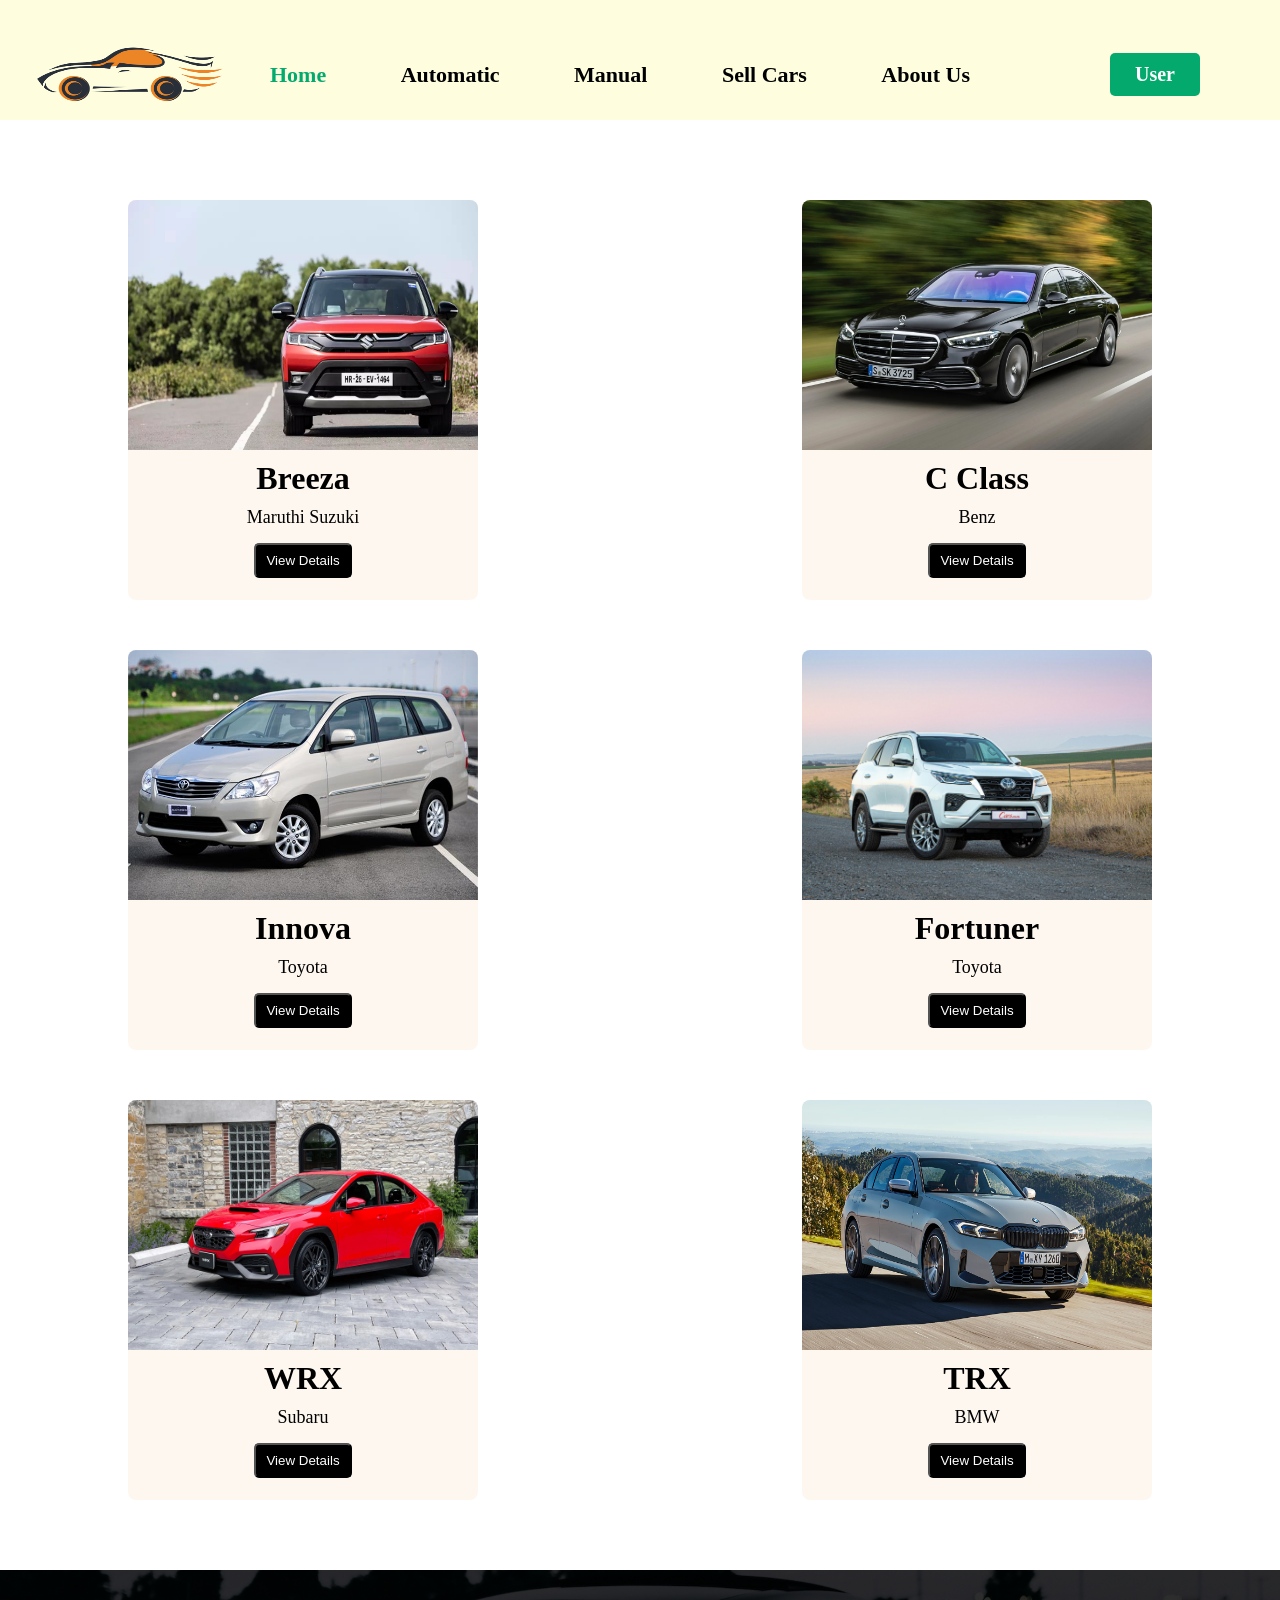
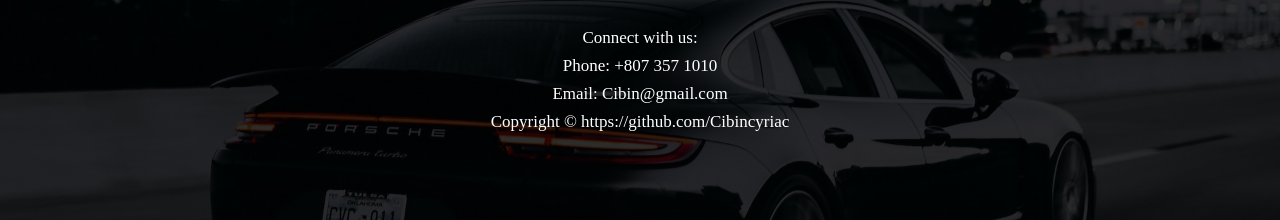
<file: index.html>
<!DOCTYPE html>
<html lang="en">

<head>
  <meta charset="UTF-8">
  <meta http-equiv="X-UA-Compatible" content="IE=edge">
  <meta name="viewport" content="width=device-width, initial-scale=1.0">
  <link rel="stylesheet" href="./style.css">
  <title>Cars | Home</title>
</head>

<body>
  <header>
    <nav>
      <a href="./index.html">
        <img class="logo" src="./images/logo.png" alt="">
      </a>

      <div class="nav-links">
        <a href="./index.html">
          <span class="main-nav">Home</span>
        </a>
        <a href="./automatic.html">
          <span>Automatic</span>
        </a>
        <a href="./manual.html">
          <span>Manual</span>
        </a>
        <a href="./sell.html">
          <span>Sell Cars</span>
        </a>
        <a href="./about.html">
          <span>About Us</span>
        </a>
      </div>
      <div class="dropdown">
        <button class="dropbtn">User</button>
        <div class="dropdown-content">
          <a href="./view_profile.html">View Profile</a>
          <a href="./edit_profile.html">Edit Profile</a>
          <a href="./login.html">LogOut</a>
        </div>
      </div>
    </nav>
  </header>
  <div class="wrapper">
    <div class="cars">
      <div class="car">
        <img src="./images/car1.jpg" alt="">
        <h1>Breeza</h1>
        <p>Maruthi Suzuki</p>
        <a href="./car1.html">
          <button class="button button5">View Details</button>
        </a>
      </div>
    </div>
    <div class="cars">
      <div class="car">
        <img src="./images/car2.jpg" alt="">
        <h1>C Class</h1>
        <p>Benz</p>
        <a href="./car2.html">
          <button class="button button5">View Details</button>
        </a>
      </div>
    </div>
    <div class="cars">
      <div class="car">
        <img src="./images/car3.jpg" alt="">
        <h1>Innova</h1>
        <p>Toyota</p>
        <a href="./car3.html">
          <button class="button button5">View Details</button>
        </a>
      </div>
    </div>
    <div class="cars">
      <div class="car">
        <img src="./images/car4.jpg" alt="">
        <h1>Fortuner</h1>
        <p>Toyota</p>
        <a href="./car4.html">
          <button class="button button5">View Details</button>
        </a>
      </div>
    </div>
    <div class="cars">
      <div class="car">
        <img src="./images/car5.jpg" alt="">
        <h1>WRX</h1>
        <p>Subaru</p>
        <a href="./car5.html">
          <button class="button button5">View Details</button>
        </a>
      </div>
    </div>
    <div class="cars">
      <div class="car">
        <img src="./images/car6.jpg" alt="">
        <h1>TRX</h1>
        <p>BMW</p>
        <a href="./car6.html">
          <button class="button button5">View Details</button>
        </a>
      </div>
    </div>
  </div>
  <footer>
    <div class="footer-background">
      <span>Connect with us:
      </span>
      <span>Phone: +807 357 1010</span>
      <span>Email: Cibin@gmail.com</span>
      <span>
        Copyright &copy; https://github.com/Cibincyriac
      </span>
    </div>
  </footer>
</body>

</html>
</file>
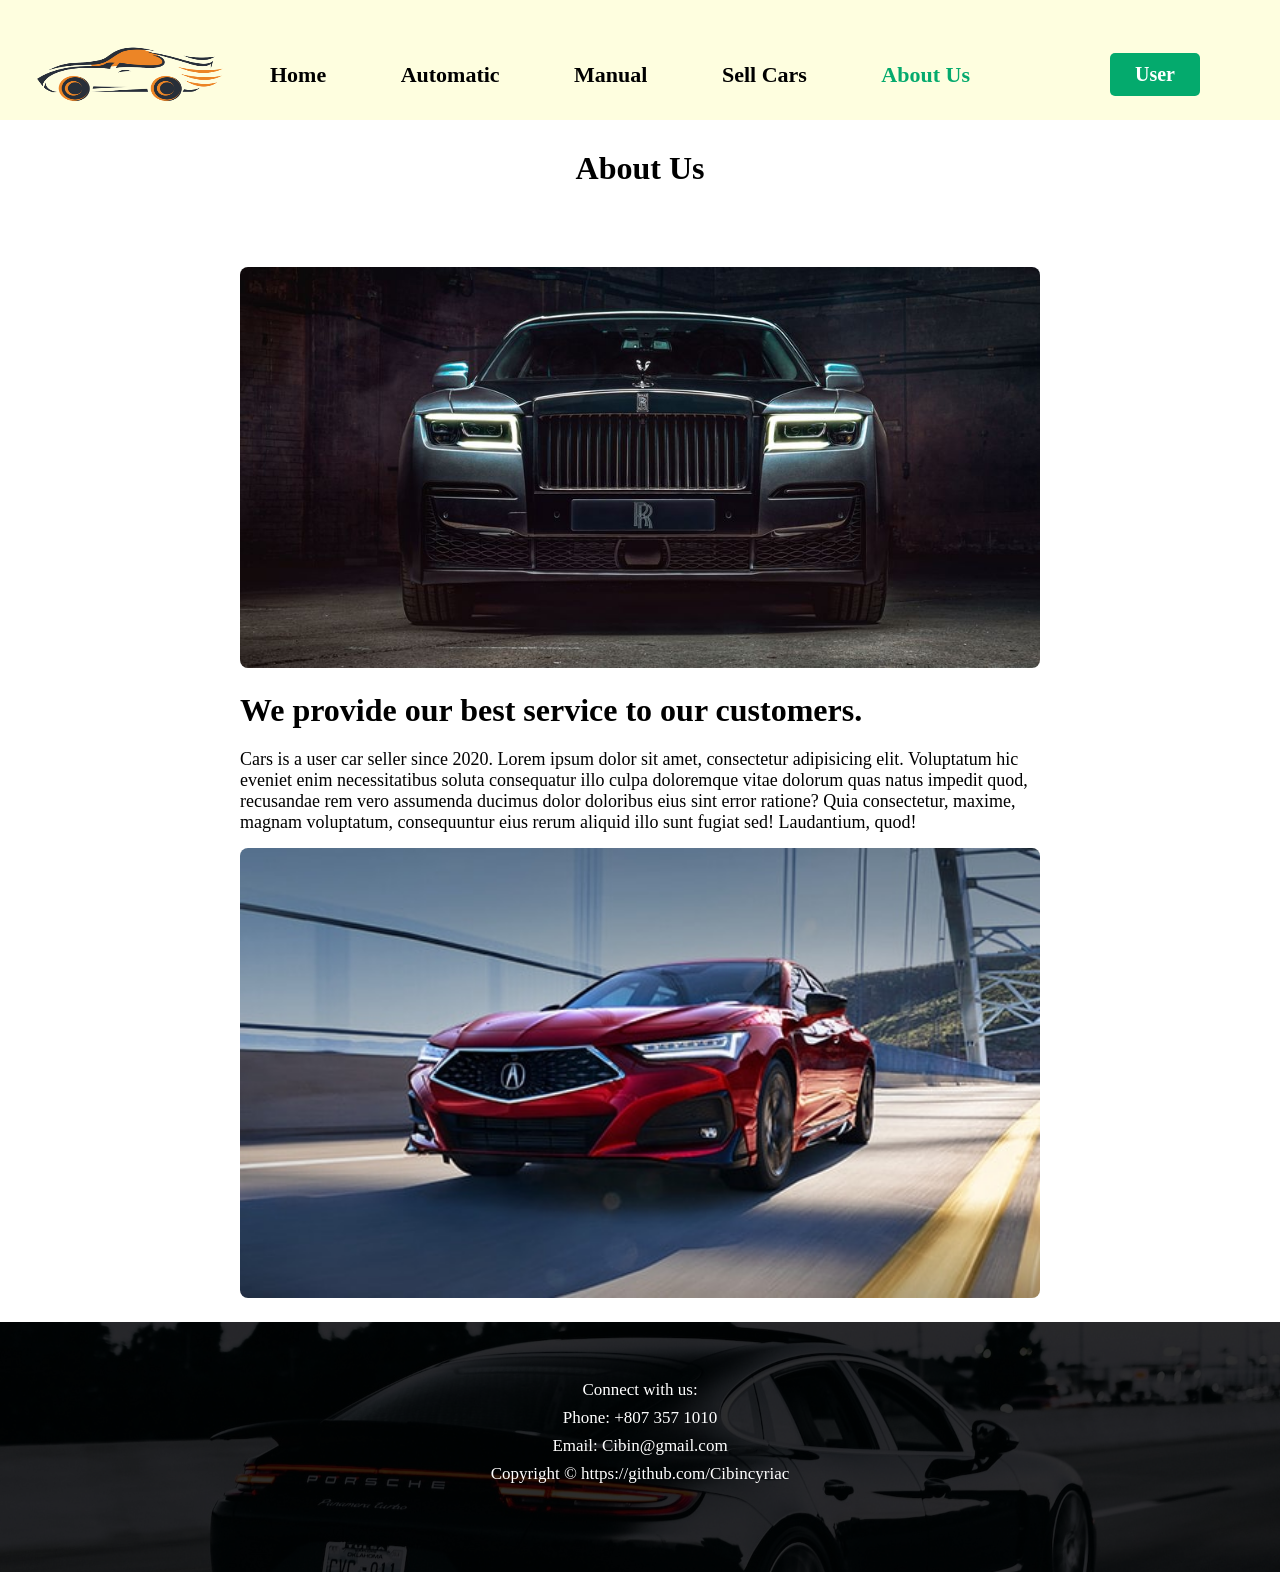
<file: about.html>
<!DOCTYPE html>
<html lang="en">

<head>
    <meta charset="UTF-8">
    <meta http-equiv="X-UA-Compatible" content="IE=edge">
    <meta name="viewport" content="width=device-width, initial-scale=1.0">
    <link rel="stylesheet" href="./style.css">
    <title>About Us | Home</title>
</head>

<body>
    <header>
        <nav>
            <a href="./index.html">
                <img class="logo" src="./images/logo.png" alt="">
            </a>
            <div class="nav-links">
                <a href="./index.html">
                    <span>Home</span>
                </a>
                <a href="./automatic.html">
                    <span>Automatic</span>
                </a>
                <a href="./manual.html">
                    <span>Manual</span>
                </a>
                <a href="./sell.html">
                    <span>Sell Cars</span>
                </a>
                <a href="./about.html">
                    <span class="main-nav">About Us</span>
                </a>
            </div>
            <div class="dropdown">
                <button class="dropbtn">User</button>
                <div class="dropdown-content">
                        <a href="./view_profile.html">View Profile</a>
                        <a href="./edit_profile.html">Edit Profile</a>
                        <a href="./login.html">LogOut</a>
                </div>
            </div>
        </nav>
    </header>
    <div class="heading">
        <h1>About Us</h1>
    </div>


    <div class="wrapper">
        <div class="car-details">
            <img src="./images/about-img.jpeg" alt="" class="car-img">
            <div class="details">
                <h1>We provide our best service to our customers.</h1>
                <span class="about-span">Cars is a user car seller since 2020. Lorem ipsum dolor sit amet, consectetur
                    adipisicing elit.
                    Voluptatum hic eveniet enim necessitatibus soluta consequatur illo culpa doloremque vitae dolorum
                    quas natus impedit quod, recusandae rem vero assumenda ducimus dolor doloribus eius sint error
                    ratione? Quia consectetur, maxime, magnam voluptatum, consequuntur eius rerum aliquid illo sunt
                    fugiat sed! Laudantium, quod!</span>

            </div>
            <img src="./images/about-img2.jpeg" alt="" class="car-img">
            <!-- <img src="./images/about-img3.webp" alt="" class="car-img"> -->
        </div>
    </div>
    <footer>
        <div class="footer-background">
            <span>Connect with us:
            </span>
            <span>Phone: +807 357 1010</span>
            <span>Email: Cibin@gmail.com</span>
            <span>
                Copyright &copy; https://github.com/Cibincyriac
            </span>
        </div>
    </footer>
</body>

</html>
</file>
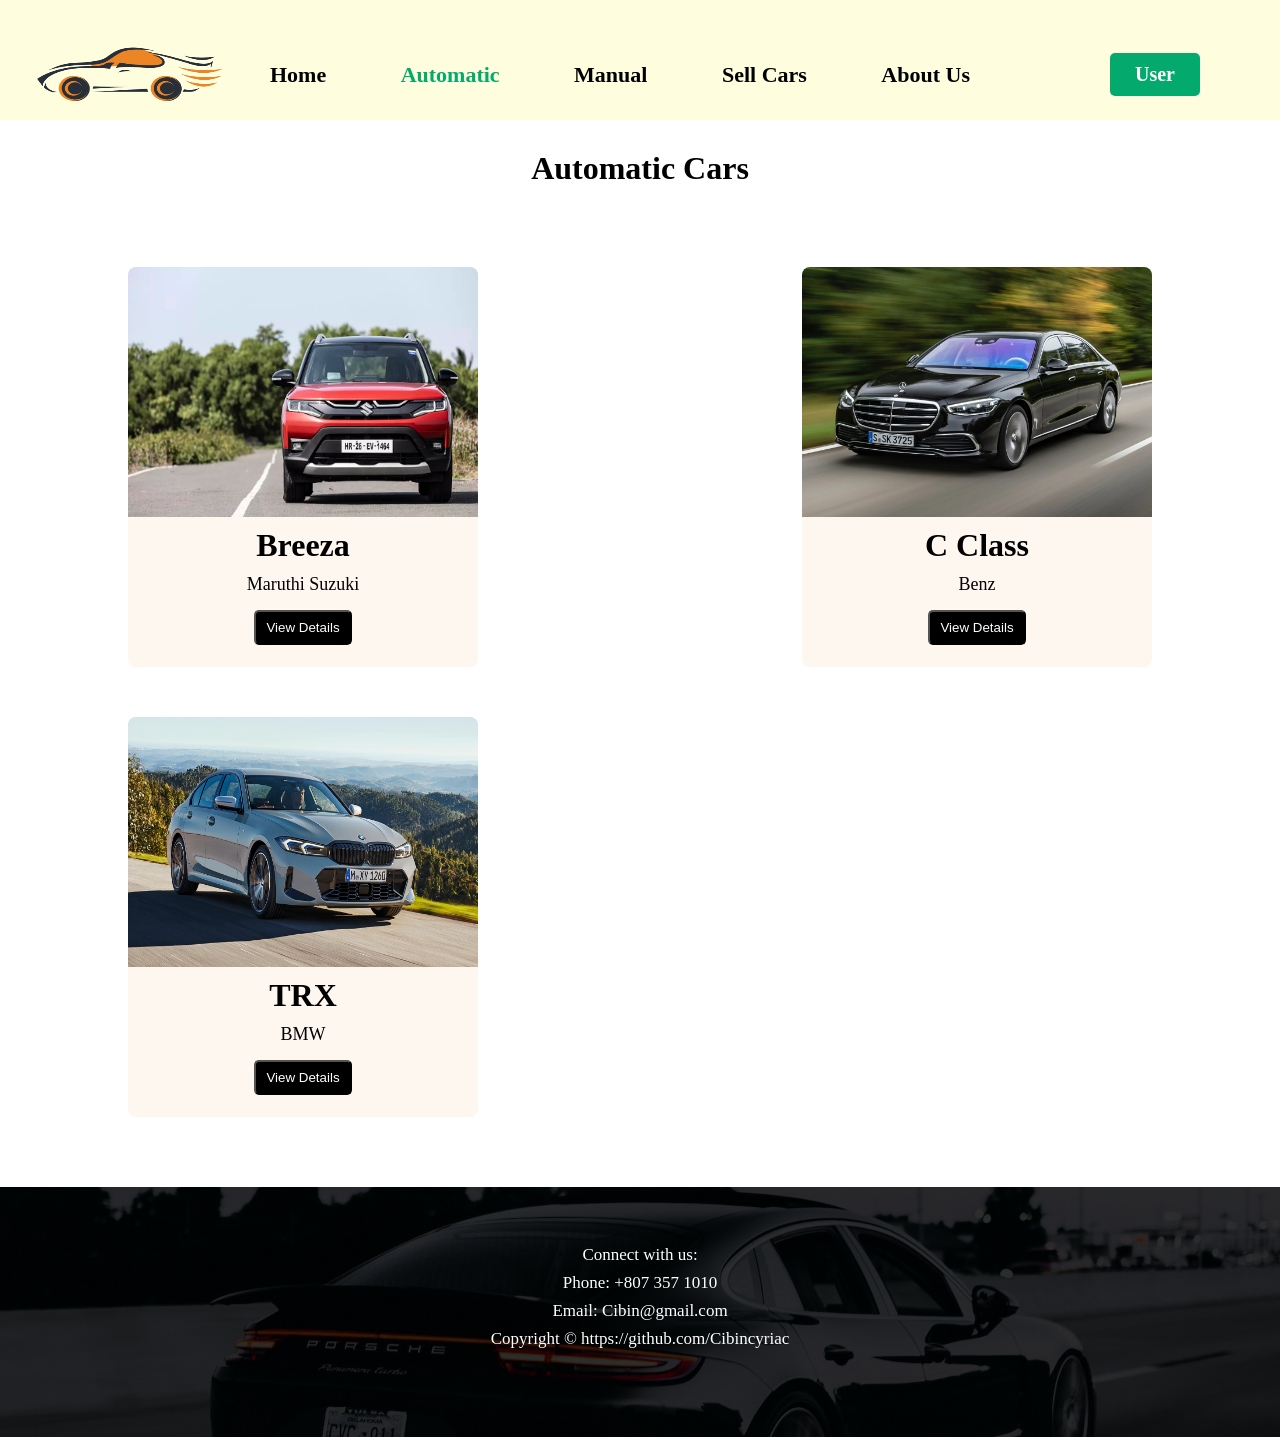
<file: automatic.html>
<!DOCTYPE html>
<html lang="en">

<head>
    <meta charset="UTF-8">
    <meta http-equiv="X-UA-Compatible" content="IE=edge">
    <meta name="viewport" content="width=device-width, initial-scale=1.0">
    <link rel="stylesheet" href="./style.css">
    <title>Automatic cars | Home</title>
</head>

<body>
    <header>
        <nav>
            <a href="./index.html">
                <img class="logo" src="./images/logo.png" alt="">
            </a>
            <div class="nav-links">
                <a href="./index.html">
                    <span>Home</span>
                </a>
                <a href="./automatic.html">
                    <span class="main-nav">Automatic</span>
                </a>
                <a href="./manual.html">
                    <span>Manual</span>
                </a>
                <a href="./sell.html">
                    <span>Sell Cars</span>
                </a>
                <a href="./about.html">
                    <span>About Us</span>
                </a>
            </div>
            <div class="dropdown">
                <button class="dropbtn">User</button>
                <div class="dropdown-content">
              <a href="./view_profile.html">View Profile</a>
              <a href="./edit_profile.html">Edit Profile</a>
              <a href="./login.html">LogOut</a>
                </div>
            </div>
        </nav>
    </header>
    <div class="heading">
        <h1>Automatic Cars</h1>
    </div>

    <div class="wrapper">
        <div class="cars">
            <div class="car">
                <img src="./images/car1.jpg" alt="">
                <h1>Breeza</h1>
                <p>Maruthi Suzuki</p>
                <a href="./car1.html">
                    <button class="button button5">View Details</button>
                </a>
            </div>
        </div>
        <div class="cars">
            <div class="car">
                <img src="./images/car2.jpg" alt="">
                <h1>C Class</h1>
                <p>Benz</p>
                <a href="./car2.html">
                    <button class="button button5">View Details</button>
                </a>
            </div>
        </div>
        <div class="cars">
            <div class="car">
                <img src="./images/car6.jpg" alt="">
                <h1>TRX</h1>
                <p>BMW</p>
                <a href="./car6.html">
                    <button class="button button5">View Details</button>
                </a>
            </div>
        </div>
    </div>
    <footer>
        <div class="footer-background">
            <span>Connect with us:
            </span>
            <span>Phone: +807 357 1010</span>
            <span>Email: Cibin@gmail.com</span>
            <span>
                Copyright &copy; https://github.com/Cibincyriac
            </span>
        </div>
    </footer>
</body>

</html>
</file>
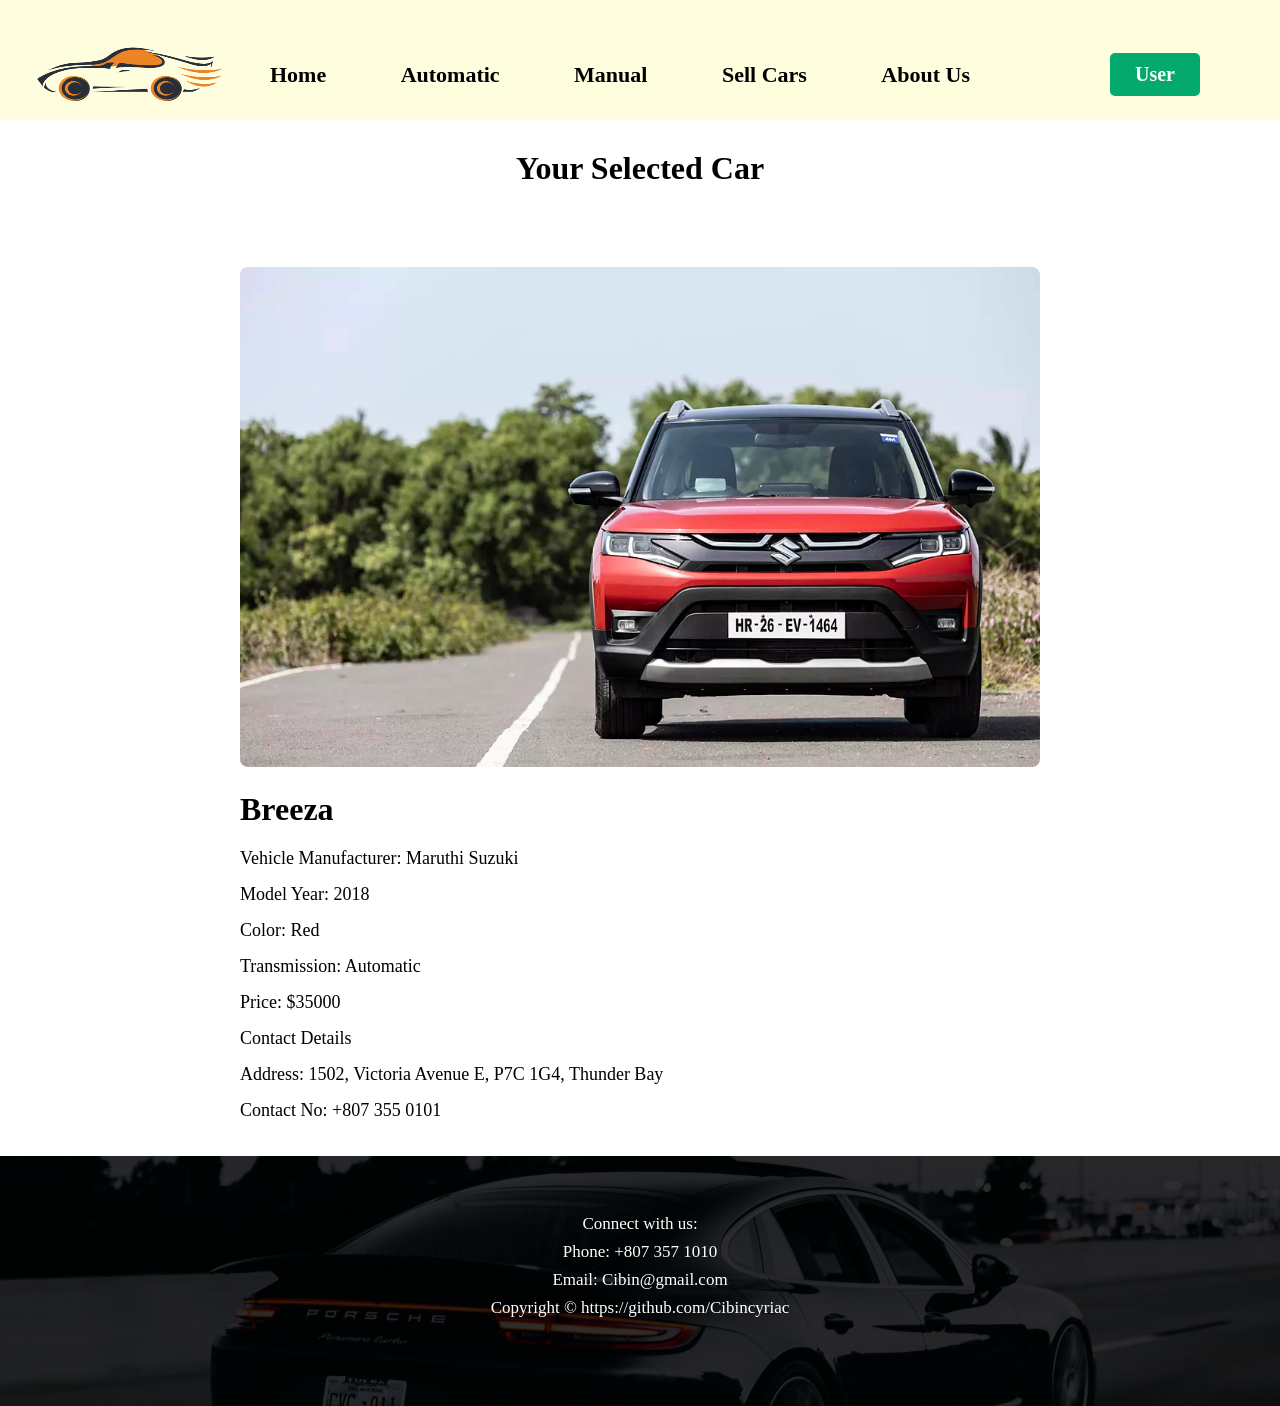
<file: car1.html>
<!DOCTYPE html>
<html lang="en">

<head>
    <meta charset="UTF-8">
    <meta http-equiv="X-UA-Compatible" content="IE=edge">
    <meta name="viewport" content="width=device-width, initial-scale=1.0">
    <link rel="stylesheet" href="./style.css">
    <title>Used Car | Home</title>
</head>

<body>
    <header>
        <nav>
            <a href="./index.html">
                <img class="logo" src="./images/logo.png" alt="">
            </a>
            <div class="nav-links">
                <a href="./index.html">
                    <span>Home</span>
                </a>
                <a href="./automatic.html">
                    <span>Automatic</span>
                </a>
                <a href="./manual.html">
                    <span>Manual</span>
                </a>
                <a href="./sell.html">
                    <span>Sell Cars</span>
                </a>
                <a href="./about.html">
                    <span>About Us</span>
                </a>
            </div>
            <div class="dropdown">
                <button class="dropbtn">User</button>
                <div class="dropdown-content">
			<a href="./view_profile.html">View Profile</a>
            <a href="./edit_profile.html">Edit Profile</a>
            <a href="./login.html">LogOut</a>
                </div>
            </div>
        </nav>
    </header>
    <div class="heading">
        <h1>Your Selected Car</h1>
    </div>

    <div class="wrapper">
        <div class="car-details">
            <img src="./images/car1.jpg" alt="" class="car-img">
            <div class="details">
                <h1>Breeza</h1>
                <span>Vehicle Manufacturer: Maruthi Suzuki</span>
                <span>Model Year: 2018</span>
                <span>Color: Red</span>
                <span>Transmission: Automatic</span>
                <span>Price: $35000</span>
                <span class="contact-head">Contact Details</span>
                <span>Address: 1502, Victoria Avenue E, P7C 1G4, Thunder Bay</span>
                <span>Contact No: +807 355 0101</span>
            </div>
        </div>

    </div>
    <footer>
        <div class="footer-background">
            <span>Connect with us:
            </span>
            <span>Phone: +807 357 1010</span>
            <span>Email: Cibin@gmail.com</span>
            <span>
                Copyright &copy; https://github.com/Cibincyriac
            </span>
        </div>
    </footer>
</body>

</html>
</file>
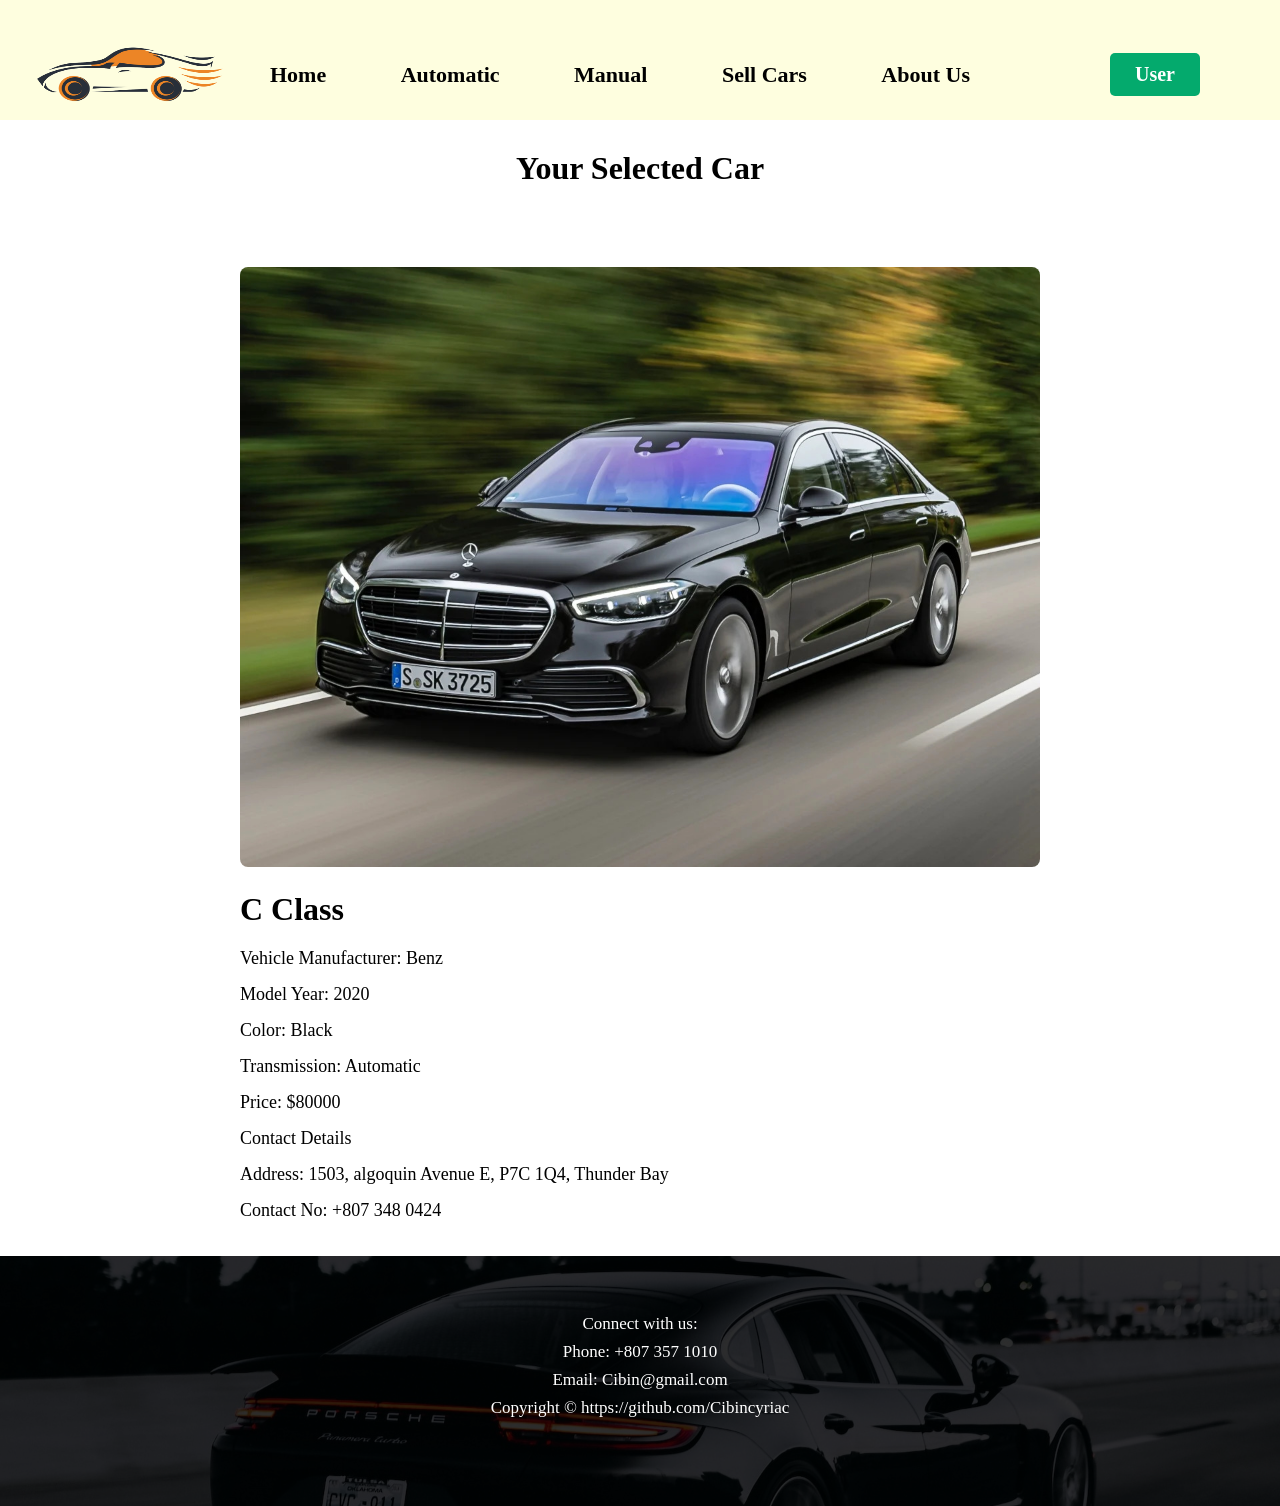
<file: car2.html>
<!DOCTYPE html>
<html lang="en">

<head>
    <meta charset="UTF-8">
    <meta http-equiv="X-UA-Compatible" content="IE=edge">
    <meta name="viewport" content="width=device-width, initial-scale=1.0">
    <link rel="stylesheet" href="./style.css">
    <title>Used Car | Home</title>
</head>

<body>
    <header>
        <nav>
            <a href="./index.html">
                <img class="logo" src="./images/logo.png" alt="">
            </a>
            <div class="nav-links">
                <a href="./index.html">
                    <span>Home</span>
                </a>
                <a href="./automatic.html">
                    <span>Automatic</span>
                </a>
                <a href="./manual.html">
                    <span>Manual</span>
                </a>
                <a href="./sell.html">
                    <span>Sell Cars</span>
                </a>
                <a href="./about.html">
                    <span>About Us</span>
                </a>
            </div>
            <div class="dropdown">
                <button class="dropbtn">User</button>
                <div class="dropdown-content">
                     <a href="./view_profile.html">View Profile</a>
                     <a href="./edit_profile.html">Edit Profile</a>
                     <a href="./login.html">LogOut</a>
                </div>
            </div>
        </nav>
    </header>
    <div class="heading">
        <h1>Your Selected Car</h1>
    </div>

    <div class="wrapper">
        <div class="car-details">
            <img src="./images/car2.jpg" alt="" class="car-img">
            <div class="details">
                <h1>C Class</h1>
                <span>Vehicle Manufacturer: Benz</span>
                <span>Model Year: 2020</span>
                <span>Color: Black</span>
                <span>Transmission: Automatic</span>
                <span>Price: $80000</span>
                <span class="contact-head">Contact Details</span>
                <span>Address: 1503, algoquin Avenue E, P7C 1Q4, Thunder Bay</span>
                <span>Contact No: +807 348 0424</span>
            </div>
        </div>

    </div>
    <footer>
        <div class="footer-background">
            <span>Connect with us:
            </span>
            <span>Phone: +807 357 1010</span>
            <span>Email: Cibin@gmail.com</span>
            <span>
                Copyright &copy; https://github.com/Cibincyriac
            </span>
        </div>
    </footer>
</body>

</html>
</file>
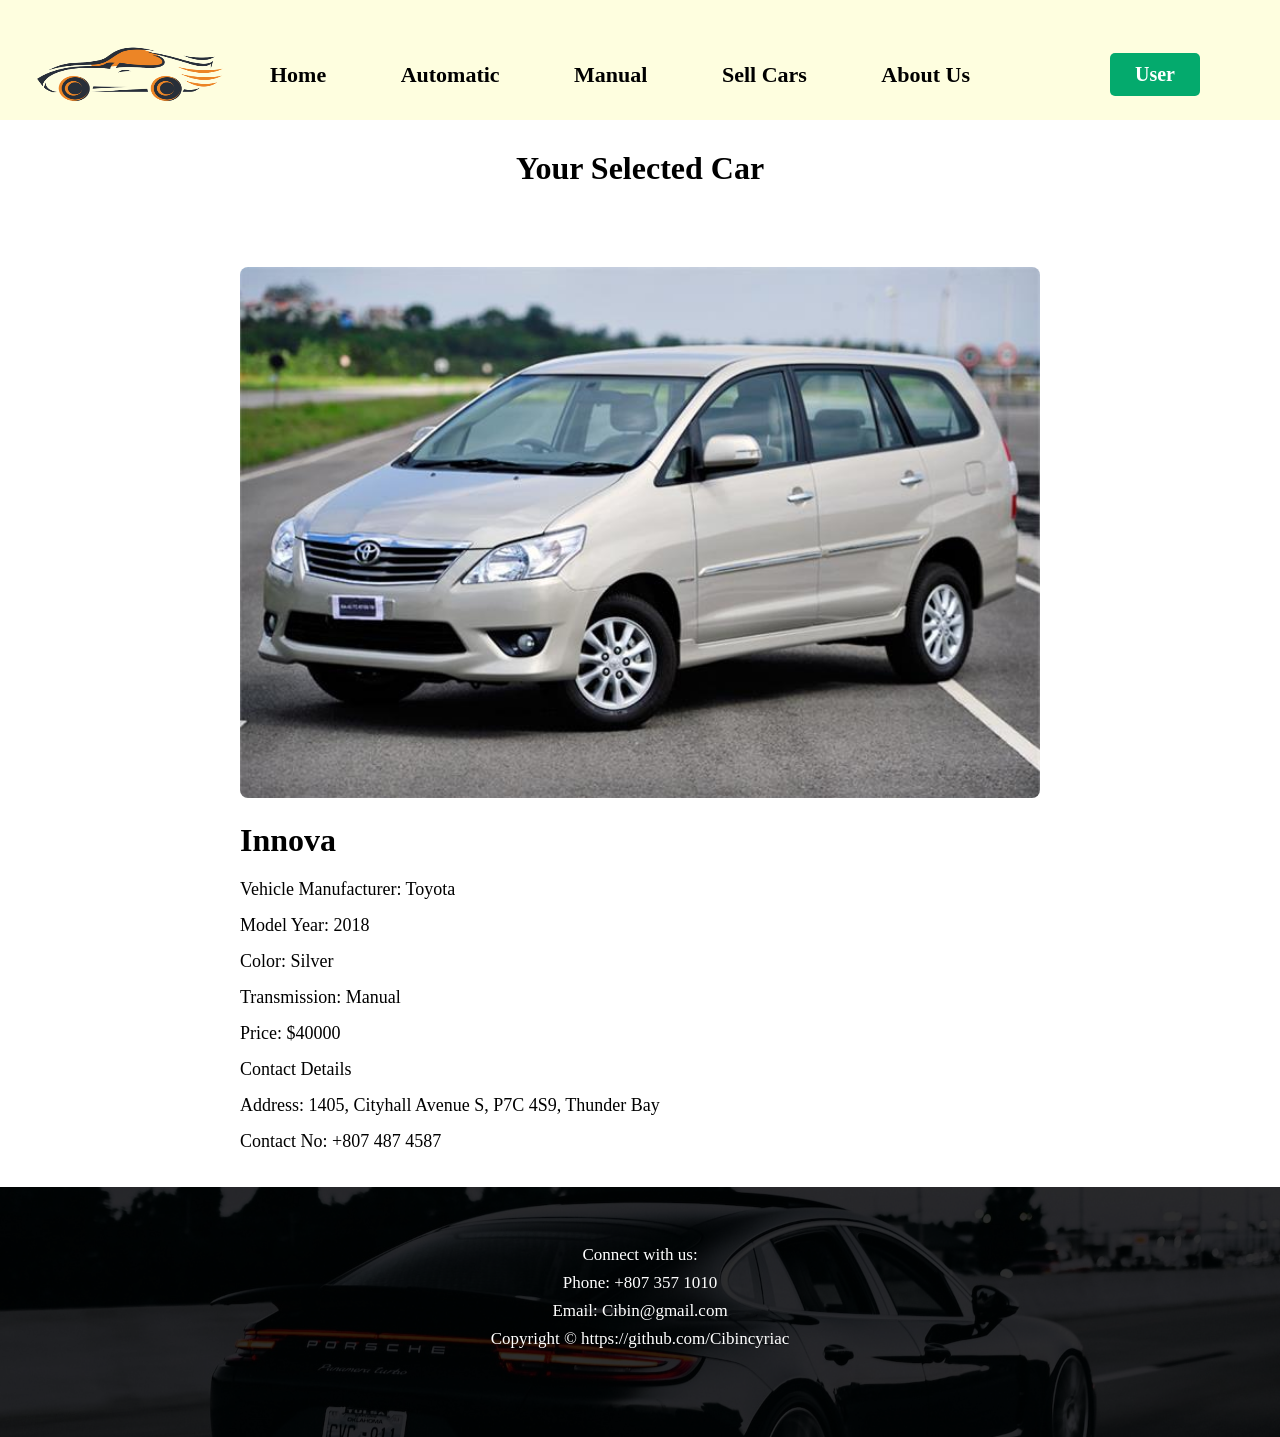
<file: car3.html>
<!DOCTYPE html>
<html lang="en">

<head>
    <meta charset="UTF-8">
    <meta http-equiv="X-UA-Compatible" content="IE=edge">
    <meta name="viewport" content="width=device-width, initial-scale=1.0">
    <link rel="stylesheet" href="./style.css">
    <title>Used Car | Home</title>
</head>

<body>
    <header>
        <nav>
            <a href="./index.html">
                <img class="logo" src="./images/logo.png" alt="">
            </a>
            <div class="nav-links">
                <a href="./index.html">
                    <span>Home</span>
                </a>
                <a href="./automatic.html">
                    <span>Automatic</span>
                </a>
                <a href="./manual.html">
                    <span>Manual</span>
                </a>
                <a href="./sell.html">
                    <span>Sell Cars</span>
                </a>
                <a href="./about.html">
                    <span>About Us</span>
                </a>
            </div>
            <div class="dropdown">
                <button class="dropbtn">User</button>
                <div class="dropdown-content">
                        <a href="./view_profile.html">View Profile</a>
						<a href="./edit_profile.html">Edit Profile</a>
						<a href="./login.html">LogOut</a>
                </div>
            </div>
        </nav>
    </header>
    <div class="heading">
        <h1>Your Selected Car</h1>
    </div>

    <div class="wrapper">
        <div class="car-details">
            <img src="./images/car3.jpg" alt="" class="car-img">
            <div class="details">
                <h1>Innova</h1>
                <span>Vehicle Manufacturer: Toyota</span>
                <span>Model Year: 2018</span>
                <span>Color: Silver</span>
                <span>Transmission: Manual</span>
                <span>Price: $40000</span>
                <span class="contact-head">Contact Details</span>
                <span>Address: 1405, Cityhall Avenue S, P7C 4S9, Thunder Bay</span>
                <span>Contact No: +807 487 4587</span>
            </div>
        </div>

    </div>
    <footer>
        <div class="footer-background">
            <span>Connect with us:
            </span>
            <span>Phone: +807 357 1010</span>
            <span>Email: Cibin@gmail.com</span>
            <span>
                Copyright &copy; https://github.com/Cibincyriac
            </span>
        </div>
    </footer>
</body>

</html>
</file>
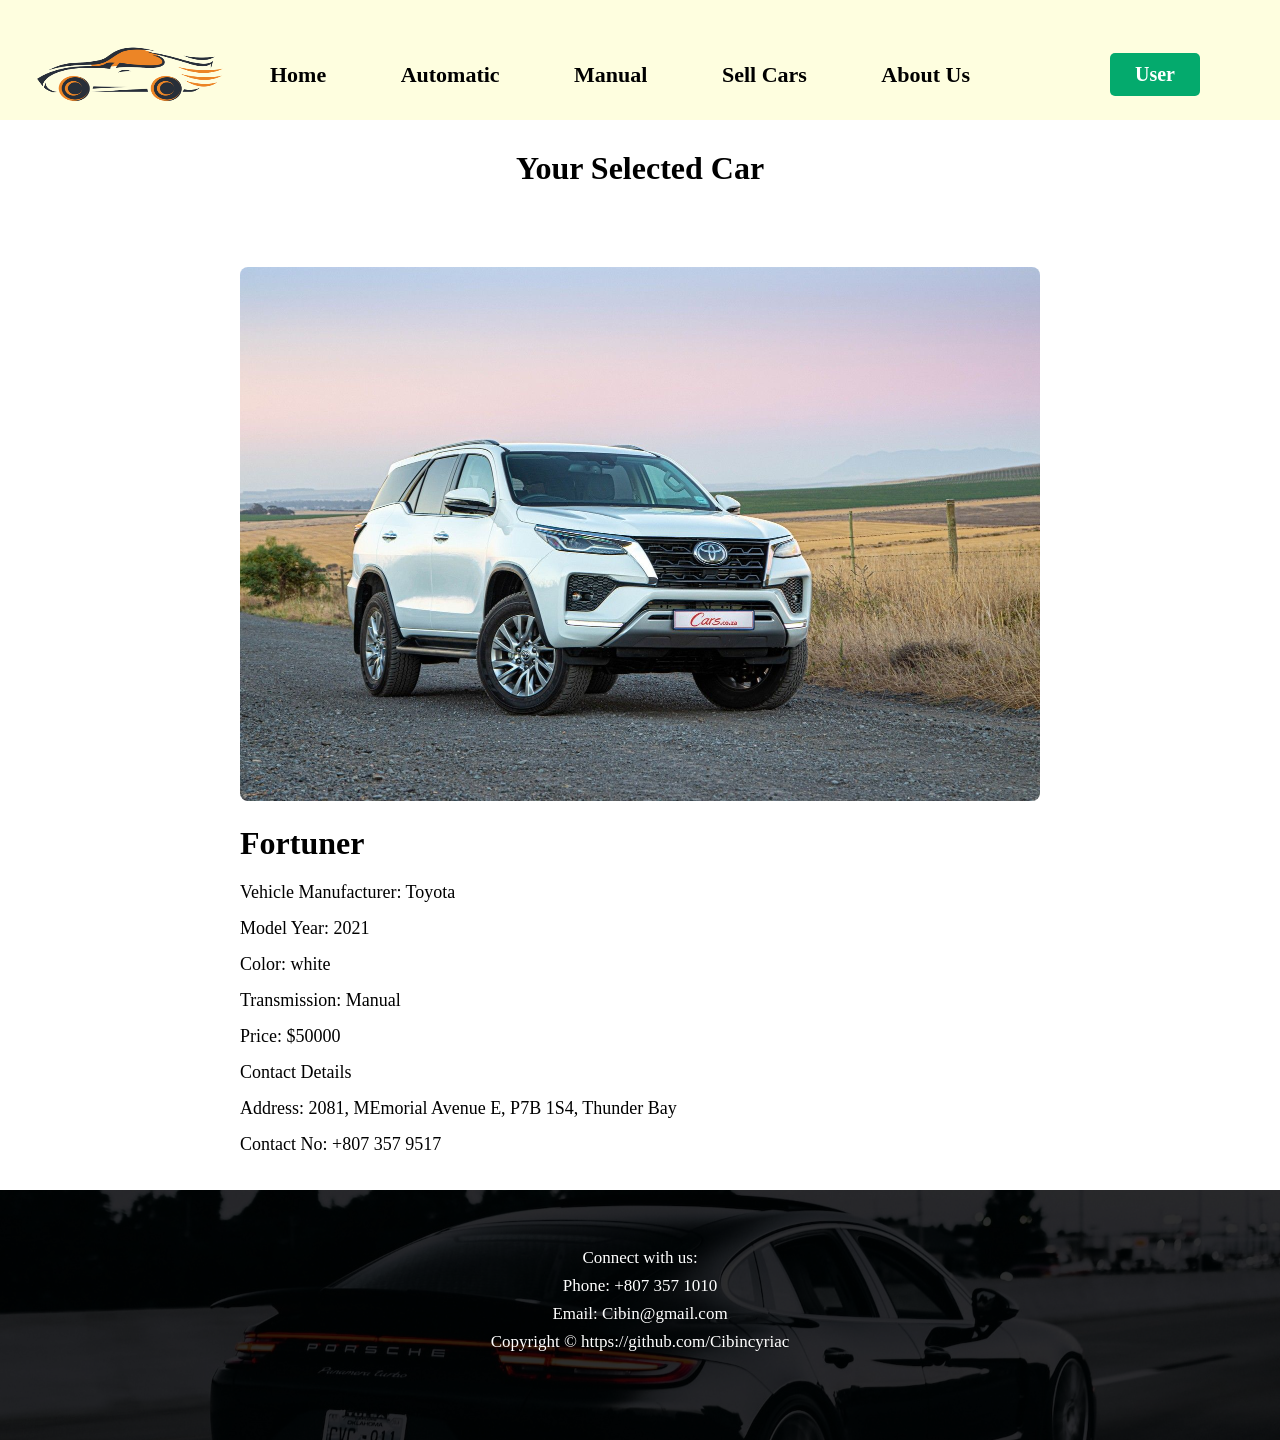
<file: car4.html>
<!DOCTYPE html>
<html lang="en">

<head>
    <meta charset="UTF-8">
    <meta http-equiv="X-UA-Compatible" content="IE=edge">
    <meta name="viewport" content="width=device-width, initial-scale=1.0">
    <link rel="stylesheet" href="./style.css">
    <title>Used Car | Home</title>
</head>

<body>
    <header>
        <nav>
            <a href="./index.html">
                <img class="logo" src="./images/logo.png" alt="">
            </a>
            <div class="nav-links">
                <a href="./index.html">
                    <span>Home</span>
                </a>
                <a href="./automatic.html">
                    <span>Automatic</span>
                </a>
                <a href="./manual.html">
                    <span>Manual</span>
                </a>
                <a href="./sell.html">
                    <span>Sell Cars</span>
                </a>
                <a href="./about.html">
                    <span>About Us</span>
                </a>
            </div>
            <div class="dropdown">
                <button class="dropbtn">User</button>
                <div class="dropdown-content">
                        <a href="./view_profile.html">View Profile</a>
						<a href="./edit_profile.html">Edit Profile</a>
						<a href="./login.html">LogOut</a>
                </div>
            </div>
        </nav>
    </header>
    <div class="heading">
        <h1>Your Selected Car</h1>
    </div>

    <div class="wrapper">
        <div class="car-details">
            <img src="./images/car4.jpg" alt="" class="car-img">
            <div class="details">
                <h1>Fortuner</h1>
                <span>Vehicle Manufacturer: Toyota</span>
                <span>Model Year: 2021</span>
                <span>Color: white</span>
                <span>Transmission: Manual</span>
                <span>Price: $50000</span>
                <span class="contact-head">Contact Details</span>
                <span>Address: 2081, MEmorial Avenue E, P7B 1S4, Thunder Bay</span>
                <span>Contact No: +807 357 9517</span>
            </div>
        </div>

    </div>
    <footer>
        <div class="footer-background">
            <span>Connect with us:
            </span>
            <span>Phone: +807 357 1010</span>
            <span>Email: Cibin@gmail.com</span>
            <span>
                Copyright &copy; https://github.com/Cibincyriac
            </span>
        </div>
    </footer>
</body>

</html>
</file>
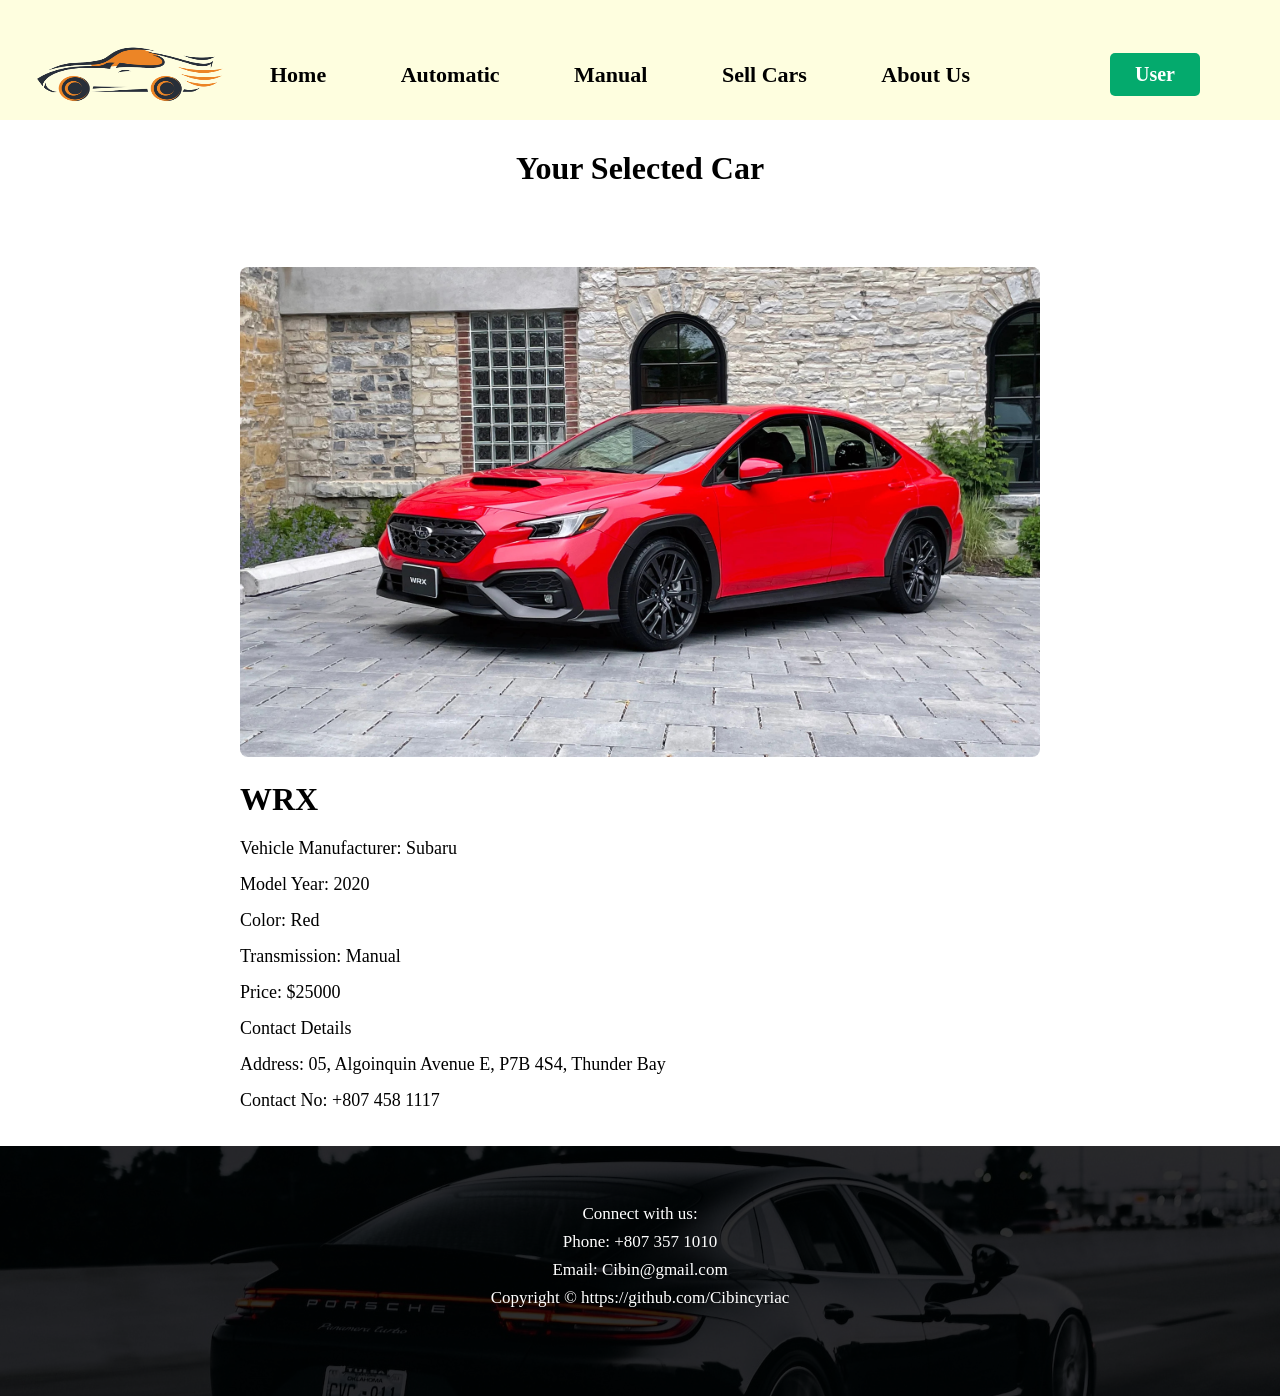
<file: car5.html>
<!DOCTYPE html>
<html lang="en">

<head>
    <meta charset="UTF-8">
    <meta http-equiv="X-UA-Compatible" content="IE=edge">
    <meta name="viewport" content="width=device-width, initial-scale=1.0">
    <link rel="stylesheet" href="./style.css">
    <title>Used Car | Home</title>
</head>

<body>
    <header>
        <nav>
            <a href="./index.html">
                <img class="logo" src="./images/logo.png" alt="">
            </a>
            <div class="nav-links">
                <a href="./index.html">
                    <span>Home</span>
                </a>
                <a href="./automatic.html">
                    <span>Automatic</span>
                </a>
                <a href="./manual.html">
                    <span>Manual</span>
                </a>
                <a href="./sell.html">
                    <span>Sell Cars</span>
                </a>
                <a href="./about.html">
                    <span>About Us</span>
                </a>
            </div>
            <div class="dropdown">
                <button class="dropbtn">User</button>
                <div class="dropdown-content">
                        <a href="./view_profile.html">View Profile</a>
						<a href="./edit_profile.html">Edit Profile</a>
						<a href="./login.html">LogOut</a>
                </div>
            </div>
        </nav>
    </header>
    <div class="heading">
        <h1>Your Selected Car</h1>
    </div>

    <div class="wrapper">
        <div class="car-details">
            <img src="./images/car5.jpg" alt="" class="car-img">
            <div class="details">
                <h1>WRX</h1>
                <span>Vehicle Manufacturer: Subaru</span>
                <span>Model Year: 2020</span>
                <span>Color: Red</span>
                <span>Transmission: Manual</span>
                <span>Price: $25000</span>
                <span class="contact-head">Contact Details</span>
                <span>Address: 05, Algoinquin Avenue E, P7B 4S4, Thunder Bay</span>
                <span>Contact No: +807 458 1117</span>
            </div>
        </div>

    </div>
    <footer>
        <div class="footer-background">
            <span>Connect with us:
            </span>
            <span>Phone: +807 357 1010</span>
            <span>Email: Cibin@gmail.com</span>
            <span>
                Copyright &copy; https://github.com/Cibincyriac
            </span>
        </div>
    </footer>
</body>

</html>
</file>
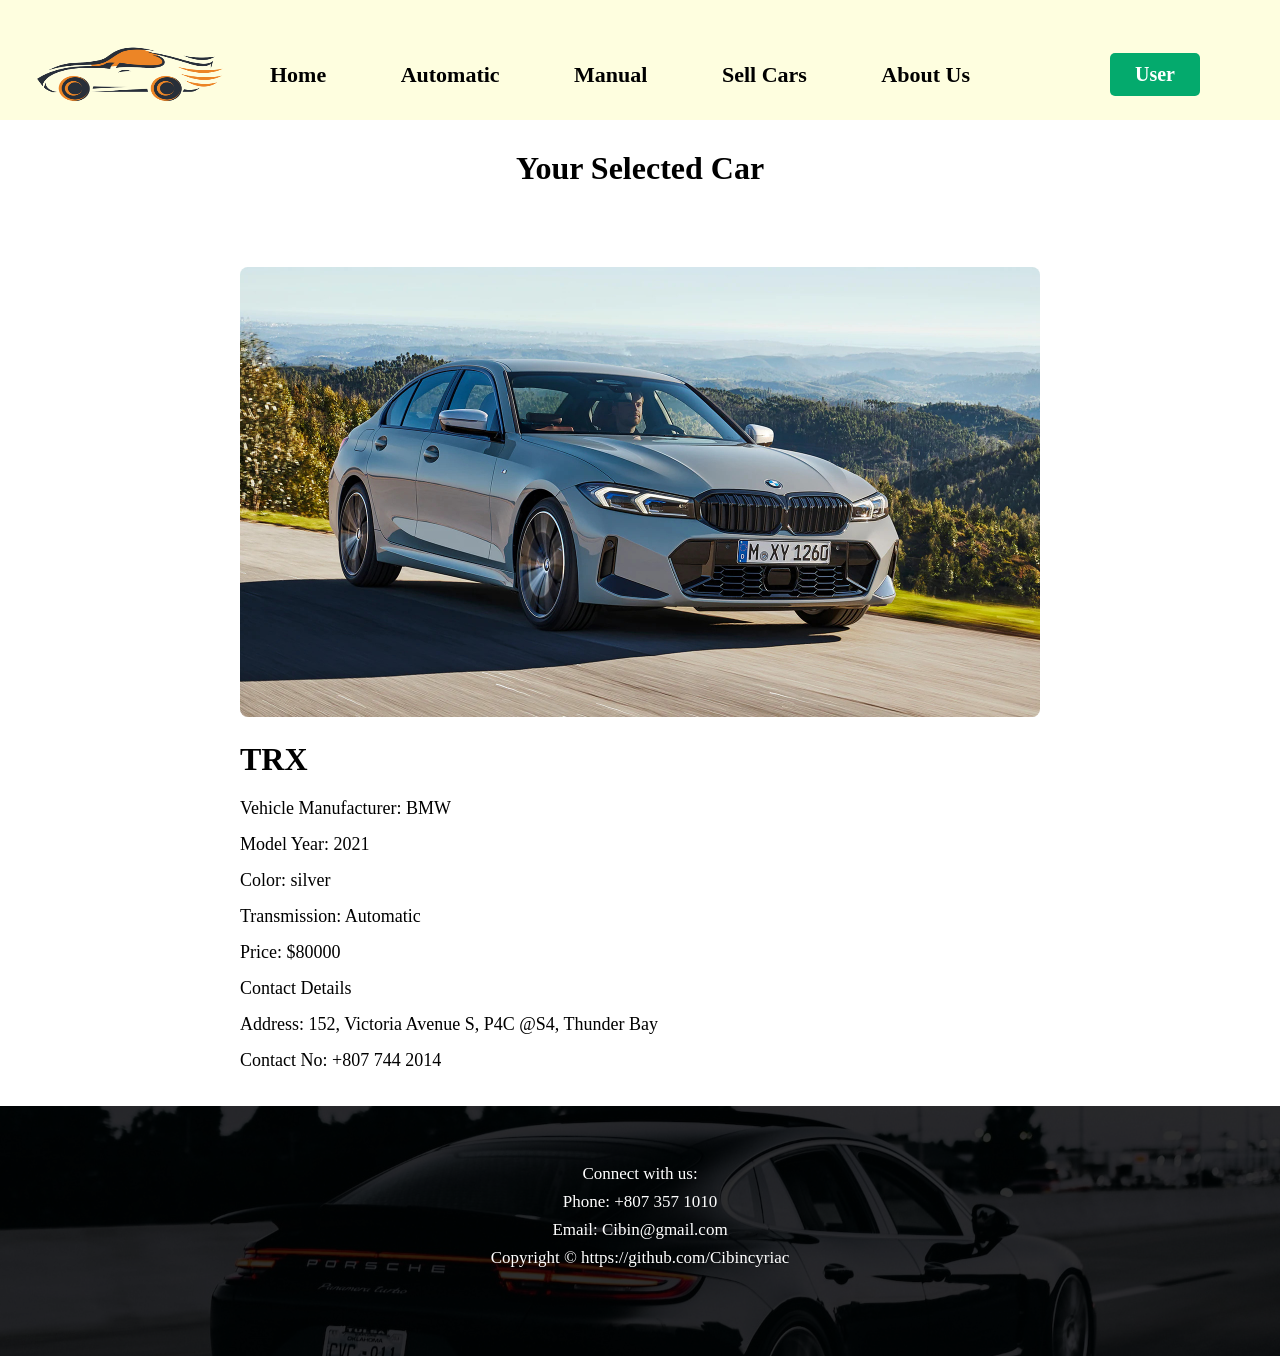
<file: car6.html>
<!DOCTYPE html>
<html lang="en">

<head>
    <meta charset="UTF-8">
    <meta http-equiv="X-UA-Compatible" content="IE=edge">
    <meta name="viewport" content="width=device-width, initial-scale=1.0">
    <link rel="stylesheet" href="./style.css">
    <title>Used Car | Home</title>
</head>

<body>
    <header>
        <nav>
            <a href="./index.html">
                <img class="logo" src="./images/logo.png" alt="">
            </a>
            <div class="nav-links">
                <a href="./index.html">
                    <span>Home</span>
                </a>
                <a href="./automatic.html">
                    <span>Automatic</span>
                </a>
                <a href="./manual.html">
                    <span>Manual</span>
                </a>
                <a href="./sell.html">
                    <span>Sell Cars</span>
                </a>
                <a href="./about.html">
                    <span>About Us</span>
                </a>
            </div>
            <div class="dropdown">
                <button class="dropbtn">User</button>
                <div class="dropdown-content">
                    <a href="./view_profile.html">View Profile</a>
					<a href="./edit_profile.html">Edit Profile</a>
					<a href="./login.html">LogOut</a>
                </div>
            </div>
        </nav>
    </header>
    <div class="heading">
        <h1>Your Selected Car</h1>
    </div>

    <div class="wrapper">
        <div class="car-details">
            <img src="./images/car6.jpg" alt="" class="car-img">
            <div class="details">
                <h1>TRX</h1>
                <span>Vehicle Manufacturer: BMW</span>
                <span>Model Year: 2021</span>
                <span>Color: silver</span>
                <span>Transmission: Automatic</span>
                <span>Price: $80000</span>
                <span class="contact-head">Contact Details</span>
                <span>Address: 152, Victoria Avenue S, P4C @S4, Thunder Bay</span>
                <span>Contact No: +807 744 2014</span>
            </div>
        </div>

    </div>
    <footer>
        <div class="footer-background">
            <span>Connect with us:
            </span>
            <span>Phone: +807 357 1010</span>
            <span>Email: Cibin@gmail.com</span>
            <span>
                Copyright &copy; https://github.com/Cibincyriac
            </span>
        </div>
    </footer>
</body>

</html>
</file>
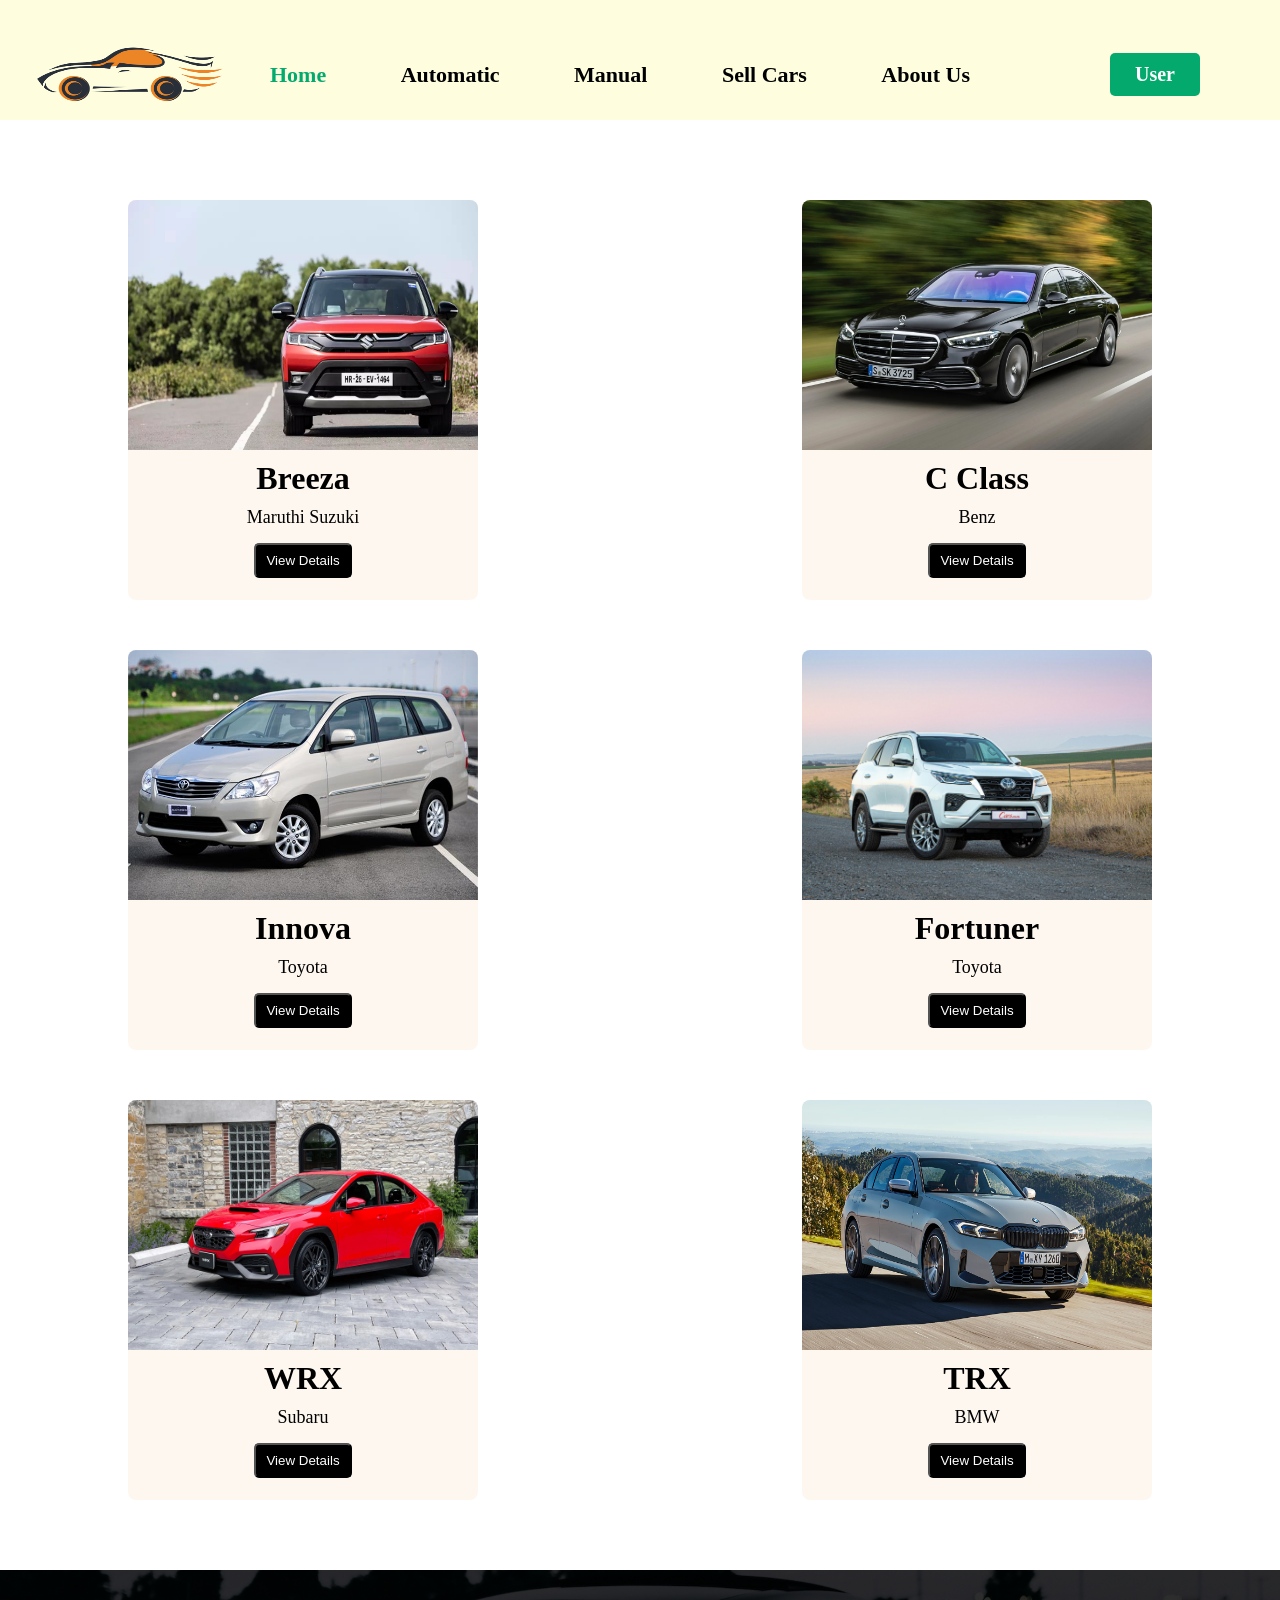
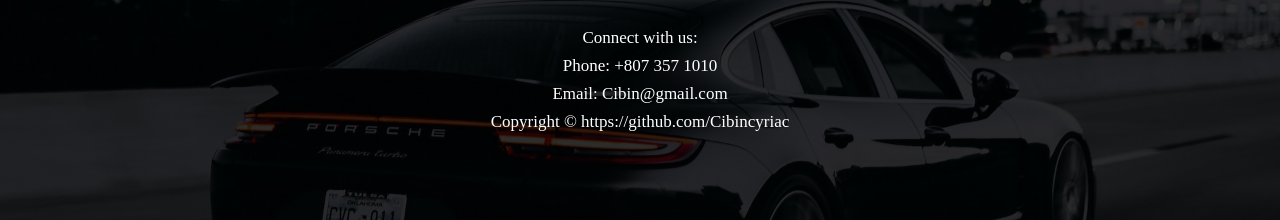
<file: edit_profile.html>
<!DOCTYPE html>
<html lang="en">

<head>
  <title>Edit Profile</title>
  <meta charset="utf-8">
</head>

<body>

  <script>
    alert('Upcoming feature');
    window.location = './index.html';

  </script>


</body>

</html>
</file>
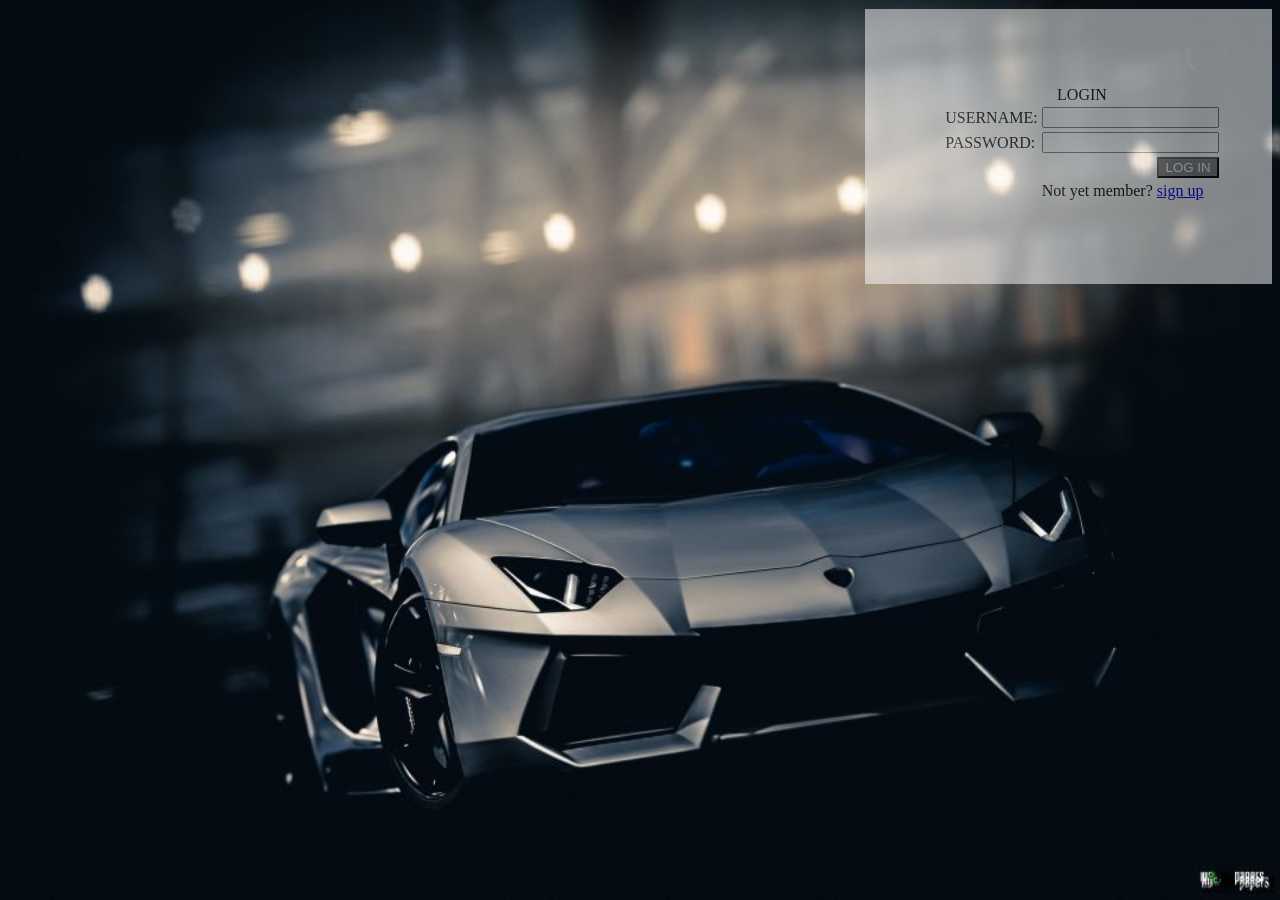
<file: login.html>
<html>    
<head>        
	<meta charset="UTF-8">        
	<link rel="stylesheet" type="text/css" href="style2.css">    
</head>    
<body>    

	<form action="index.html" autocomplete="on" method="POST" enctype="multipart/form-data">            
	<div class="log"> 
<table>
<caption style="text-align:center">LOGIN</caption>
		<tr>	        
		<td>USERNAME:</td>	        
		<td><input type="text" name="txtsname" required ></td>	    
		</tr>       	    
	<tr>	        
	<td>PASSWORD:</td>	        
	<td><input type="password" name="pw" required></td>	    
	</tr>	    
		<tr>	        
		<td></td>	        
		<td align="right"><button style="background-color:gray;color:white" type="submit"> LOG IN</button></td>	    
		</tr>  
	<tr>	        
	<td></td>	        
	<td align="left">Not yet member? <a href="registration1.html">sign up</a>  </td>	    
	</tr> 	
			
<tr>                
<td>                 
              
</td>            
</tr>	    
</table>	
</div>   
</div>  
</form>    
</body>
</html>
</file>
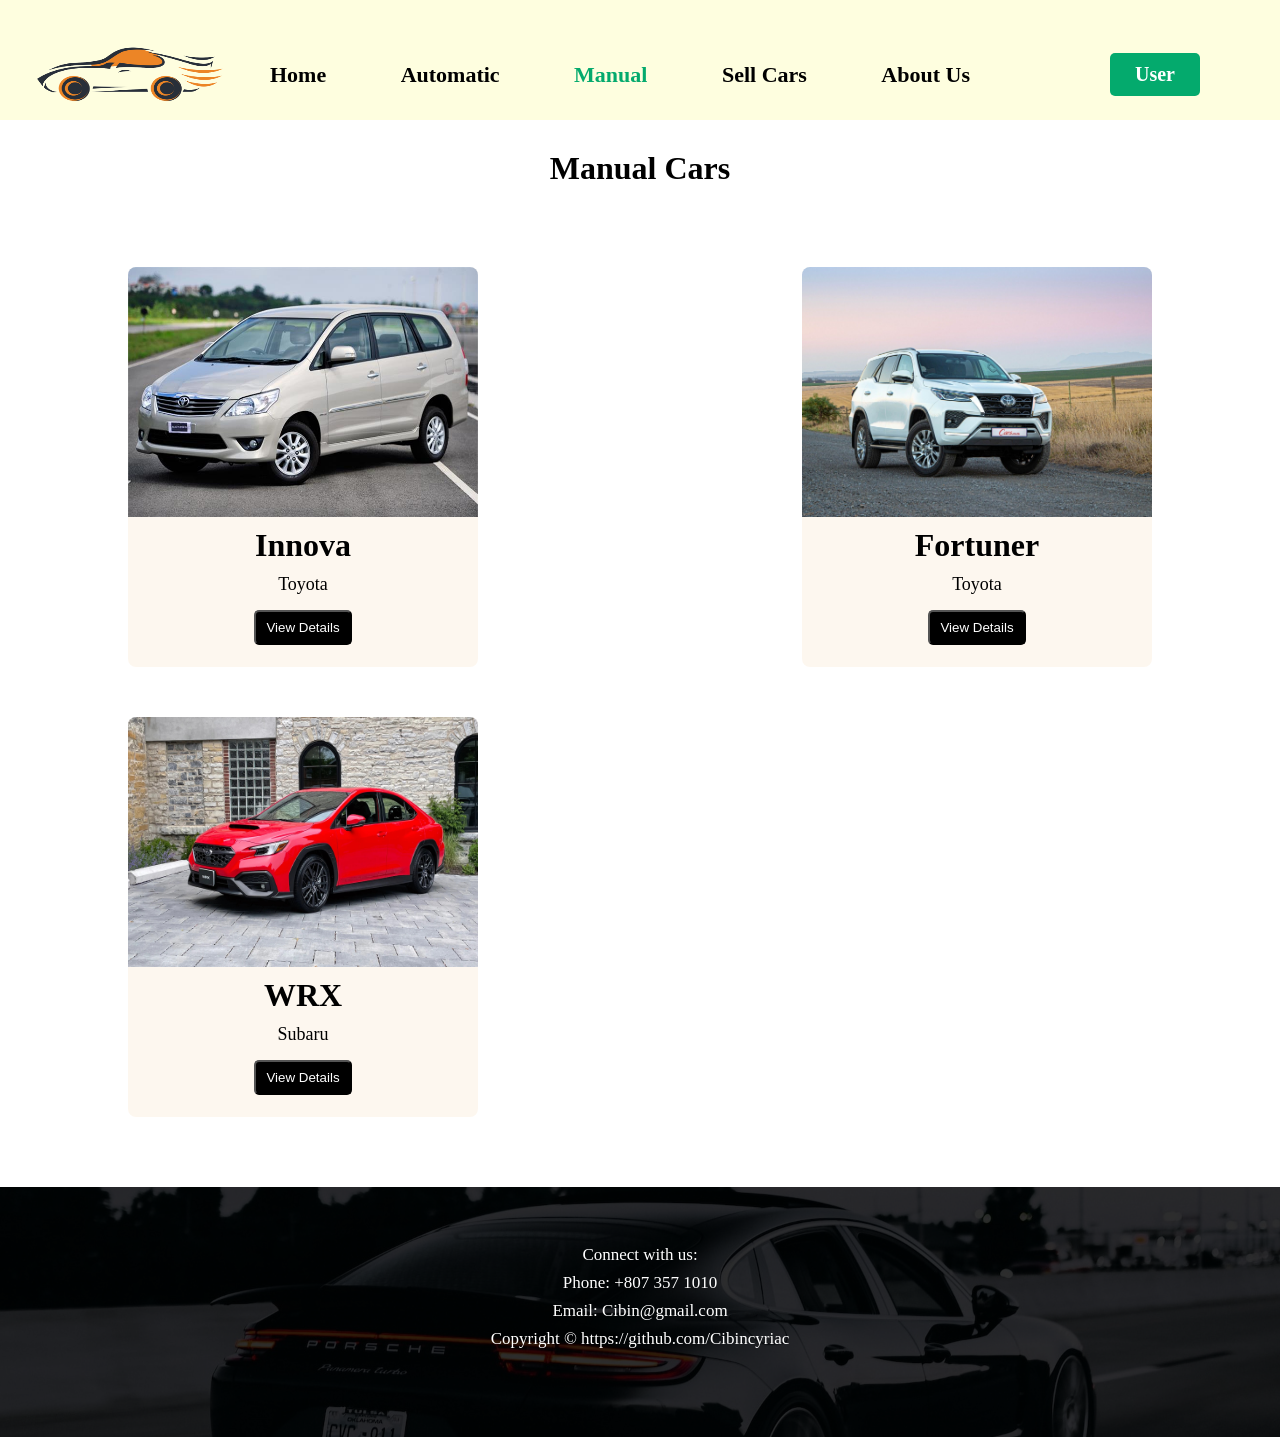
<file: manual.html>
<!DOCTYPE html>
<html lang="en">

<head>
    <meta charset="UTF-8">
    <meta http-equiv="X-UA-Compatible" content="IE=edge">
    <meta name="viewport" content="width=device-width, initial-scale=1.0">
    <link rel="stylesheet" href="./style.css">
    <title>Manual cars | Home</title>
</head>

<body>
    <header>
        <nav>
            <a href="./index.html">
                <img class="logo" src="./images/logo.png" alt="">
            </a>
            <div class="nav-links">
                <a href="./index.html">
                    <span>Home</span>
                </a>
                <a href="./automatic.html">
                    <span>Automatic</span>
                </a>
                <a href="./manual.html">
                    <span class="main-nav">Manual</span>
                </a>
                <a href="./sell.html">
                    <span>Sell Cars</span>
                </a>
                <a href="./about.html">
                    <span>About Us</span>
                </a>
            </div>
            <div class="dropdown">
                <button class="dropbtn">User</button>
                <div class="dropdown-content">
                       <a href="./view_profile.html">View Profile</a>
                       <a href="./edit_profile.html">Edit Profile</a>
                       <a href="./login.html">LogOut</a>
                </div>
            </div>
        </nav>
    </header>
    <div class="heading">
        <h1>Manual Cars</h1>
    </div>

    <div class="wrapper">
        <div class="cars">
            <div class="car">
                <img src="./images/car3.jpg" alt="">
                <h1>Innova</h1>
                <p>Toyota</p>
                <a href="./car3.html">
                    <button class="button button5">View Details</button>
                </a>
            </div>
        </div>
        <div class="cars">
            <div class="car">
                <img src="./images/car4.jpg" alt="">
                <h1>Fortuner</h1>
                <p>Toyota</p>
                <a href="./car4.html">
                    <button class="button button5">View Details</button>
                </a>
            </div>
        </div>
        <div class="cars">
            <div class="car">
                <img src="./images/car5.jpg" alt="">
                <h1>WRX</h1>
                <p>Subaru</p>
                <a href="./car5.html">
                    <button class="button button5">View Details</button>
                </a>
            </div>
        </div>
    </div>
    <footer>
        <div class="footer-background">
            <span>Connect with us:
            </span>
            <span>Phone: +807 357 1010</span>
            <span>Email: Cibin@gmail.com</span>
            <span>
                Copyright &copy; https://github.com/Cibincyriac
            </span>
        </div>
    </footer>
</body>

</html>
</file>
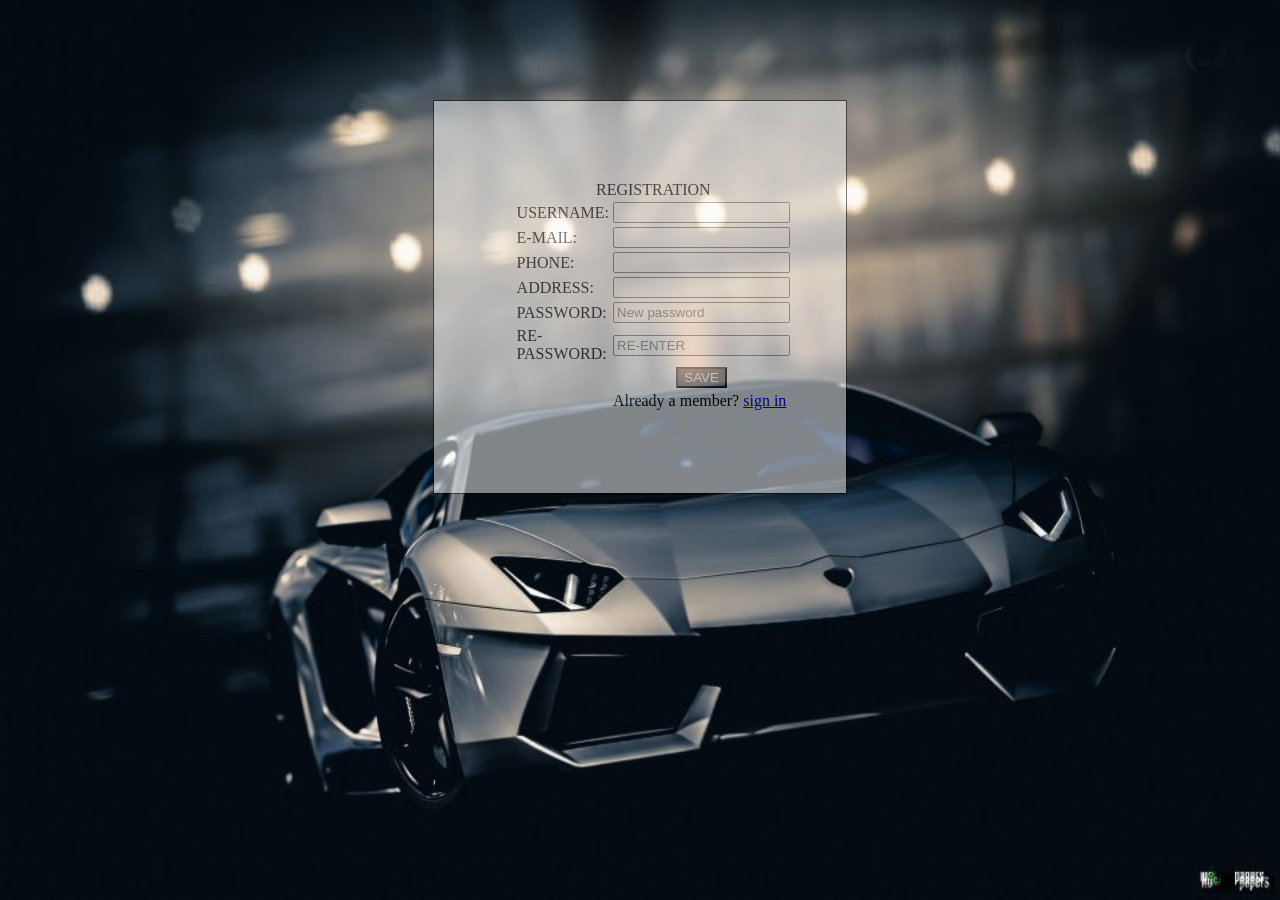
<file: registration1.html>
<html>
<head>
<title></title>
<link rel ="stylesheet" type="text/css" href="style2.css"> 
<script>  
function validate(){
	var pass=document.regitr.pw.value;
	var repass=document.regitr.rpw.value;
	if(pass!=repass){
		alert("password not match");
		return false;
	}
}
</script>
</head>

	<body>

	<form name="regitr" action="login.html" autocomplete="off" method="POST" enctype="multipart/form-data" onsubmit="return validate()" > 
	<div class="reg"> 
<table>	    
<caption>REGISTRATION</caption>
		<tr>	        
		<td>USERNAME:</td>	        
		<td><input type="text" name="txtsname" required></td>	    
		</tr>      
				<tr>	        
				<td>E-MAIL:</td>	        
				<td><input type="email" name="mail" required></td>	    
				</tr>  
		<tr>	        
		<td>PHONE:</td>	        
		<td><input type="bigint" name="ph" required></td>	    
		</tr>  
				<tr>	        
				<td>ADDRESS:</td>	        
				<td><input type="text" name="addr" required></td>	    
				</tr>  
		<tr>	        
		<td>PASSWORD:</td>	        
		<td><input type="password" name="pw" placeholder="New password"  required></td>	    
		</tr>   	
				<tr>	        
				<td>RE-PASSWORD:</td>	        
				<td><input type="Password" name="rpw" placeholder="RE-ENTER"  required></td>	    
				</tr>
		<tr>	        
		<td></td>	        
		<td align="center"><button style="background-color:gray;color:white" type="submit" > SAVE</button></td>	    
		</tr> 
				<tr>	        
				<td></td>	        
				<td align="left">Already a member? <a href="login.html">sign in</a></td>	    
				</tr>
</form>				
</table>

</div> 	
</body>
</html>
</file>
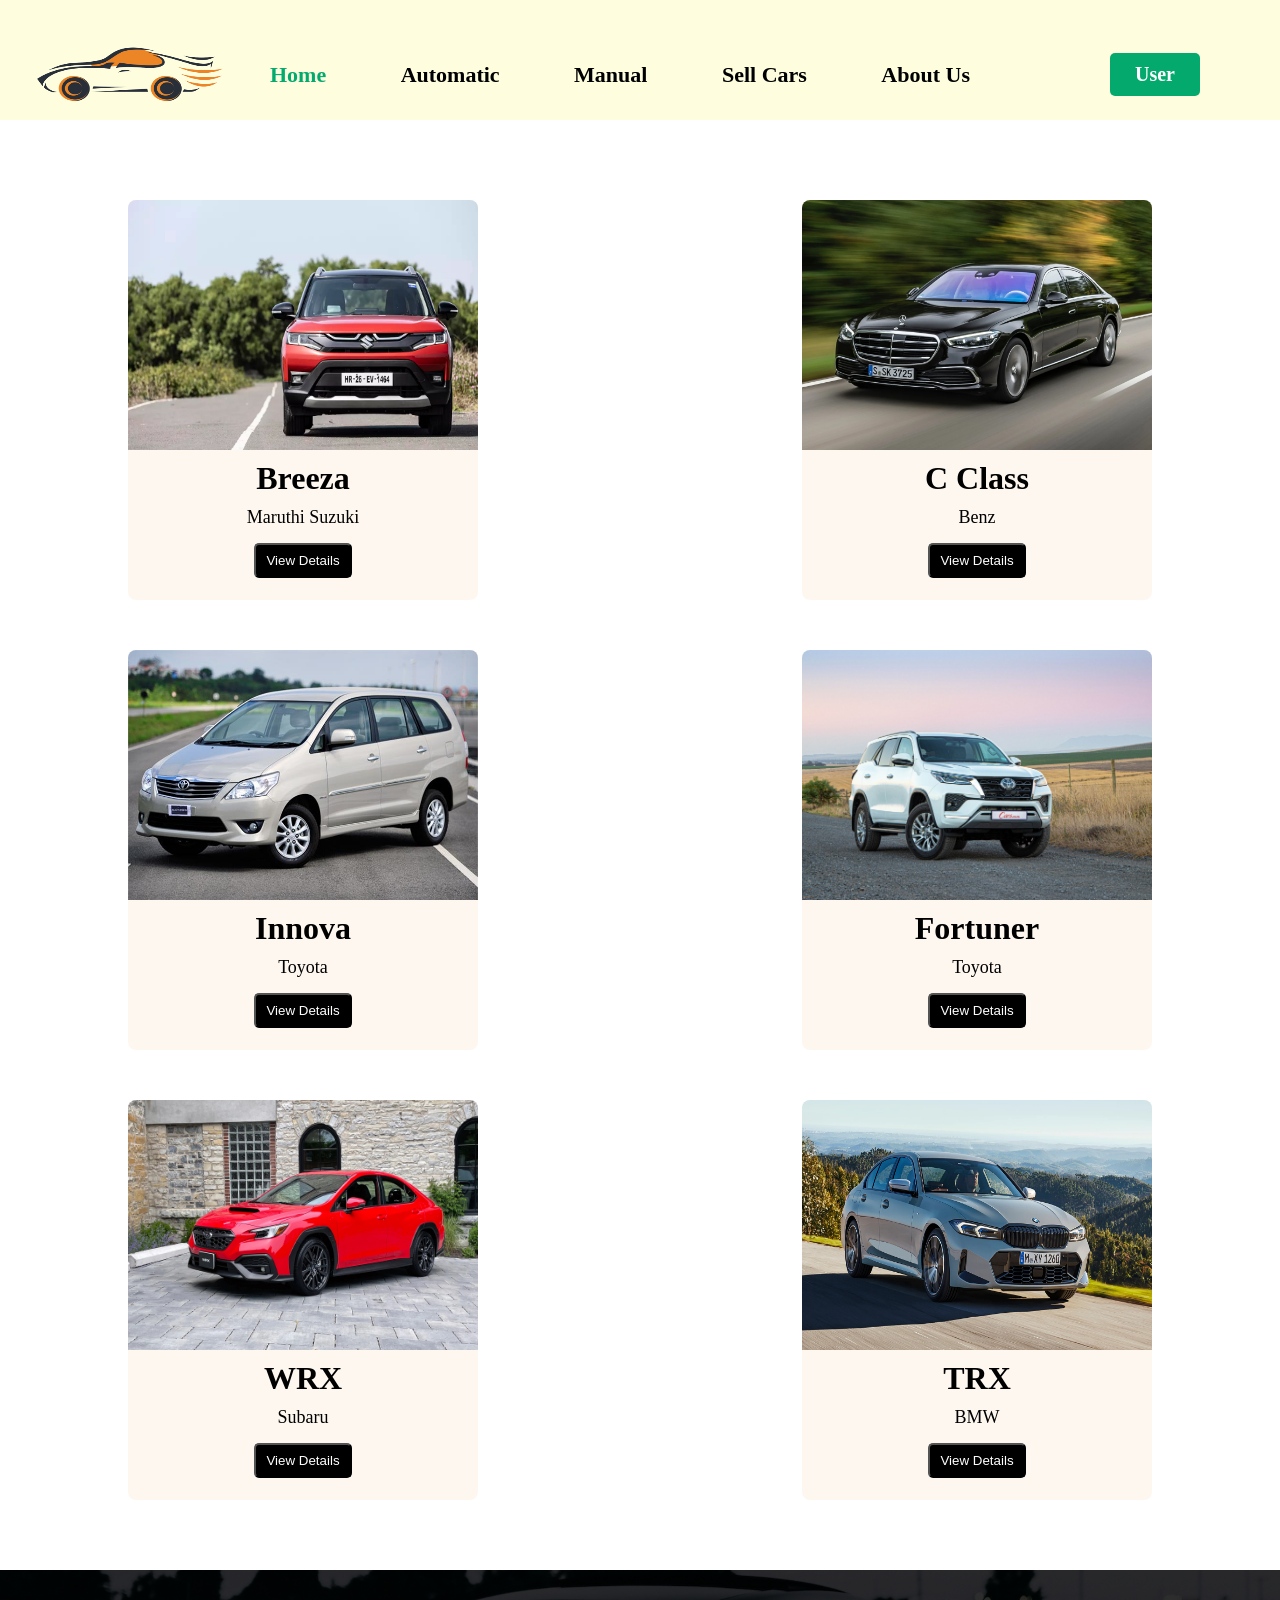
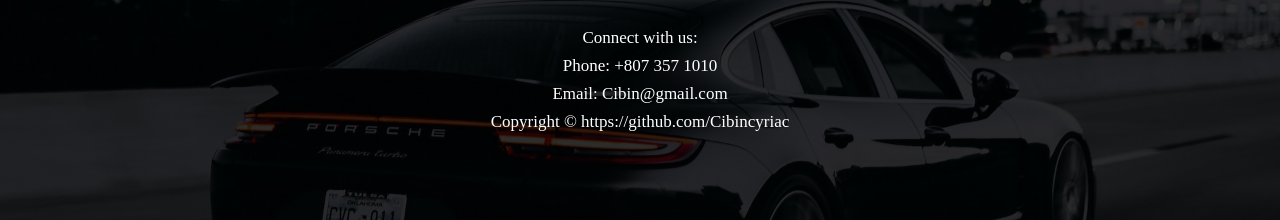
<file: sell.html>
<!DOCTYPE html>
<html lang="en">

<head>
    <meta charset="UTF-8">
    <meta http-equiv="X-UA-Compatible" content="IE=edge">
    <meta name="viewport" content="width=device-width, initial-scale=1.0">
    <link rel="stylesheet" href="./style.css">
    <title>Sell cars | Home</title>
</head>

<body>
    <header>
        <nav>
            <a href="./index.html">
                <img class="logo" src="./images/logo.png" alt="">
            </a>
            <div class="nav-links">
                <a href="./index.html">
                    <span>Home</span>
                </a>
                <a href="./automatic.html">
                    <span>Automatic</span>
                </a>
                <a href="./manual.html">
                    <span>Manual</span>
                </a>
                <a href="./sell.html">
                    <span class="main-nav">Sell Cars</span>
                </a>
                <a href="./about.html">
                    <span>About Us</span>
                </a>
            </div>
            <div class="dropdown">
                <button class="dropbtn">User</button>
                <div class="dropdown-content">
                    <a href="./view_profile.html">View Profile</a>
                    <a href="./edit_profile.html">Edit Profile</a>
                    <a href="./login.html">LogOut</a>
                </div>
            </div>
        </nav>
    </header>
    <div class="heading">
        <h1>Sell Your Car</h1>
    </div>

    <form action="" class="sell-form">
        <div class="div1">
            <label for="fname">Car Name:</label><br>
            <input type="text" id="fname" name="fname" value=""><br><br>
            <label for="lname">Company Name:</label><br>
            <input type="text" id="lname" name="lname" value=""><br><br>
            <label for="lname">Model Year:</label><br>
            <input type="text" id="lname" name="lname" value=""><br><br>
            <label for="lname">Color:</label><br>
            <input type="text" id="lname" name="lname"><br><br>
            <div class="radio">
                <input type="radio" id="html" name="fav_language" value="HTML">
                <label for="html">Automatic</label><br>
                <input type="radio" id="css" name="fav_language" value="CSS">
                <label for="css">Manual</label><br>
            </div><br>
        </div>
        <div class="div2">
            <label for="lname">Price:</label><br>
            <input type="text" id="lname" name="lname"><br><br>
            <label for="lname">Address:</label><br>
            <input type="text" id="lname" name="lname"><br><br>
            <label for="lname">Contact No:</label><br>
            <input type="text" id="lname" name="lname"><br><br>
            <label for="img">Select vehicle image:</label>
            <input class="form-img" type="file" id="img" name="img" accept="image/*">
            <input class="form-btn" type="submit" value="Submit">
            <input class="form-btn" type="reset" value="Reset">
        </div>
    </form>
    <footer>
        <div class="footer-background">
            <span>Connect with us:
            </span>
            <span>Phone: +807 357 1010</span>
            <span>Email: Cibin@gmail.com</span>
            <span>
                Copyright &copy; https://github.com/Cibincyriac
            </span>
        </div>
    </footer>
    <script>
        if (window.confirm('Subscription needed!')) {

        }
        else {
            window.location = './index.html';
        }
    </script>
</body>

</html>
</file>
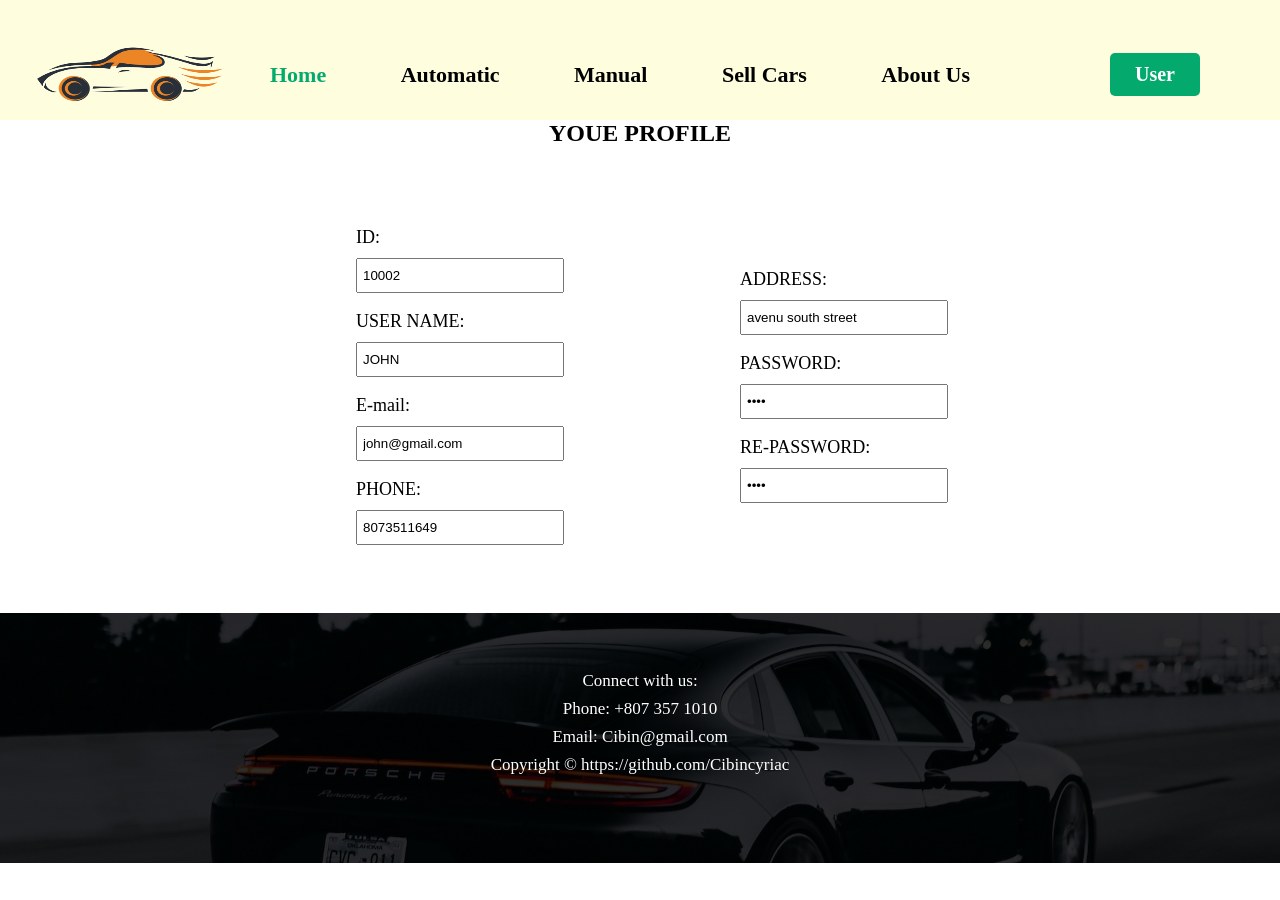
<file: view_profile.html>
<!DOCTYPE html>
<html>

<head>
	<title>Used Car</title>
	<link rel="stylesheet" href="./style.css">
</head>

<body>
	<header>
		<nav>
			<a href="./index.html">
				<img class="logo" src="./images/logo.png" alt="">
			</a>

			<div class="nav-links">
				<a href="./index.html">
					<span class="main-nav">Home</span>
				</a>
				<a href="./automatic.html">
					<span>Automatic</span>
				</a>
				<a href="./manual.html">
					<span>Manual</span>
				</a>
				<a href="./sell.html">
					<span>Sell Cars</span>
				</a>
				<a href="./about.html">
					<span>About Us</span>
				</a>
			</div>
			<div class="dropdown">
				<button class="dropbtn">User</button>
				<div class="dropdown-content">
					<a href="./view_profile.html">View Profile</a>
					<a href="./edit_profile.html">Edit Profile</a>
					<a href="./login.html">LogOut</a>
				</div>
			</div>
		</nav>
	</header>
	<div class="sbg">
		<h2 align="center"> YOUE PROFILE </h2>
	</div>
	<form action="" class="sell-form">
        <div class="div1">
            <label for="fname">ID:</label><br>
            <input type="text" id="fname" name="fname" required readonly value="10002"><br><br>
            <label for="lname">USER NAME:</label><br>
            <input type="text" id="lname" name="lname" required readonly value="JOHN"><br><br>
            <label for="lname">E-mail:</label><br>
            <input type="text" id="lname" name="lname" required readonly value="john@gmail.com"><br><br>
            <label for="lname">PHONE:</label><br>
            <input type="text" id="lname" required readonly value="8073511649"><br><br>
        </div><br>
        <div class="div2">
            <label for="lname">ADDRESS:</label><br>
            <input type="text" id="lname" required readonly value="avenu south street"><br><br>
			<label for="lname">PASSWORD:</label><br>
            <input type="password" id="lname" required readonly value="1234"><br><br>
			<label for="lname">RE-PASSWORD:</label><br>
            <input type="password" id="lname" required readonly value="1234"><br><br>
        </div>
    </form>
	    <footer>
        <div class="footer-background">
            <span>Connect with us:
            </span>
            <span>Phone: +807 357 1010</span>
            <span>Email: Cibin@gmail.com</span>
            <span>
                Copyright &copy; https://github.com/Cibincyriac
            </span>
        </div>
    </footer>
</body>

</html>
</file>
<file: style.css>
* {
    margin: 0;
    padding: 0;
    box-sizing: border-box;

}

html {
    overflow-x: hidden;
}

header {
    width: 100vw;
    height: 120px;
    background-color: #FEFEDF;
}

nav {
    display: flex;
    align-items: center;
    justify-content: space-between;
    padding: 40px 30px;
}

.logo {
    width: 200px;
    height: 65px;
}

.nav-links {
    width: 700px;
    height: 100%;
    display: flex;
    align-items: center;
    justify-content: space-between;
    margin-left: -100px;
}

.nav-links a {
    text-decoration: none;
    color: black;
}

.nav-links span {
    font-size: 22px;
    font-weight: bold;
}

.main-nav {
    color: #04AA6D;
}

.dropbtn {
    background-color: #04AA6D;
    color: white;
    padding: 10px 25px;
    margin-right: 50px;
    font-size: 20px;
    border-radius: 5px;
    font-family: inherit;
    font-weight: bold;
    border: none;
}

.dropdown {
    position: relative;
    display: inline-block;
}

.dropdown-content {
    border-radius: 5px;
    display: none;
    position: absolute;
    background-color: #f1f1f1;
    min-width: 160px;
    box-shadow: 0px 8px 16px 0px rgba(0, 0, 0, 0.2);
    z-index: 1;
    margin-left: -35px;
}

.dropdown-content a {
    color: black;
    padding: 12px 16px;
    text-decoration: none;
    display: block;
}

.dropdown-content a:hover {
    background-color: #ddd;
}

.dropdown:hover .dropdown-content {
    display: block;
}

.dropdown:hover .dropbtn {
    background-color: #3e8e41;
}

.wrapper {
    width: 80%;
    margin-left: auto;
    margin-right: auto;
    margin-top: 80px;
    display: flex;
    align-items: center;
    justify-content: space-between;
    flex-wrap: wrap;
}

.cars {
    width: 350px;
    height: 400px;
    background-color: rgba(250, 235, 215, 0.4);
    border-radius: 8px;
    margin-bottom: 50px;
    transition: transform .2s;
}

.cars:hover {
    -ms-transform: scale(1.05);
    /* IE 9 */
    -webkit-transform: scale(1.05);
    /* Safari 3-8 */
    transform: scale(1.05);
}

.car {
    display: flex;
    align-items: center;
    flex-direction: column;
    justify-content: space-around;
}

.car h1 {
    margin: 10px 0;
}

.car p {
    font-size: 18px;
    margin-bottom: 15px;
}

.car img {
    width: 100%;
    height: 250px;
    border-radius: 8px 8px 0 0;

}

.car button {
    padding: 8px 10px;
    border-radius: 5px;
    color: white;
    background-color: black;
    cursor: pointer;
    transition: all 0.3s;
}

.car button:hover {
    background-color: white;
    color: black;
}

footer {
    height: 250px;
    width: 100%;
    background: url('./images/footer-background.jpg');
    background-repeat: no-repeat;
    background-size: cover;
}

.footer-background {
    width: 100%;
    height: 100%;
    display: flex;
    align-items: center;
    flex-direction: column;
    margin-top: 20px;
    padding-top: 50px;
    font-size: 17px;
    color: #ffffff;
    background: #000000d1;
}

footer span {
    margin-top: 8px;
}

.heading h1 {
    width: 100%;
    margin-top: 30px;
    text-align: center;
}

.sell-form {
    width: 60%;
    margin-left: auto;
    margin-right: auto;
    margin-top: 80px;
    margin-bottom: 50px;
    display: flex;
    align-items: center;
    justify-content: space-between;
}

.sell-form .radio {
    display: flex;
    align-items: center;
    justify-content: space-between;
    text-align: center;
}

.div1 {
    width: 50%;
    padding: 0 100px;
}

.div1 label {
    font-size: 18px;
}

.div1 input {
    padding: 8px 30px 8px 5px;
    margin-top: 10px;
}

.div2 {
    width: 50%;
    padding: 0 100px;
}

.div2 label {
    font-size: 18px;
}

.div2 input {
    padding: 8px 30px 8px 5px;
    margin-top: 10px;
}

.div2 .form-btn {
    padding: 8px 15px;
    margin-right: 15px;
    border-radius: 5px;
    color: white;
    background-color: black;
    cursor: pointer;
    transition: all 0.3s;
}

.div2 .form-btn:hover {
    background-color: white;
    color: black;
}


::-webkit-file-upload-button {
    padding: 8px 15px;
    margin-right: 15px;
    border-radius: 5px;
    color: white;
    background-color: black;
    cursor: pointer;
    transition: all 0.3s;
    margin-bottom: 15px;
}

::-webkit-file-upload-button:hover {
    background-color: white;
    color: black;
}

.car-details {
    margin-left: auto;
    margin-right: auto;
}


.car-img {
    width: 800px;
    border-radius: 8px;
}

.details {
    display: flex;
    flex-direction: column;
    margin-top: 20px;
}

.details h1 {
    margin-bottom: 20px;
}

.details span {
    margin-bottom: 15px;
    font-size: 18px;
}

.about-page {
    width: 100vw;
    height: 1000px;
}

.about-span {
    width: 800px;
}

.login-body {
    background-image: url('BG1.jpg');
    background-size: 100% 100%;
}

.log {
    border: solid grray 1px;
    width: 20%;
    margin: 1px auto;
    background: white;
    padding: 77;
    opacity: .5;
    float: right;

}

.reg {
    border: solid black 1px;
    width: 20%;
    margin: 100px auto;
    background: white;
    padding: 80;
    opacity: 0.5;
    text-align: center;
}

@media only screen and (max-width: 992px) {
    .nav-links {
        width: 400px;
    }

    .nav-links a span {
        font-size: 18px;
    }

    .logo {
        width: 150px;
        height: 45px;
    }

    .car-img {
        width: 700px;
        border-radius: 8px;
    }
}

@media only screen and (max-width: 768px) {
    .car-img {
        width: 580px;
    }

    .about-span {
        width: 520px;
    }
}
</file>
<file: style2.css>
body{
  background-image: url('BG1.jpg');
  background-size: 100% 100%;
 }
.log{
	border: solid grray 1px;
	width:20%;
	margin:1px auto;
	background:white;
	padding:77;
	opacity:.5;
	float:right;
 
 }
 .reg{
	border: solid black 1px;
	width:20%;
	margin:100px auto;
	background:white;
	padding:80;
	opacity: 0.5;
	text-align:center;
 }
</file>
